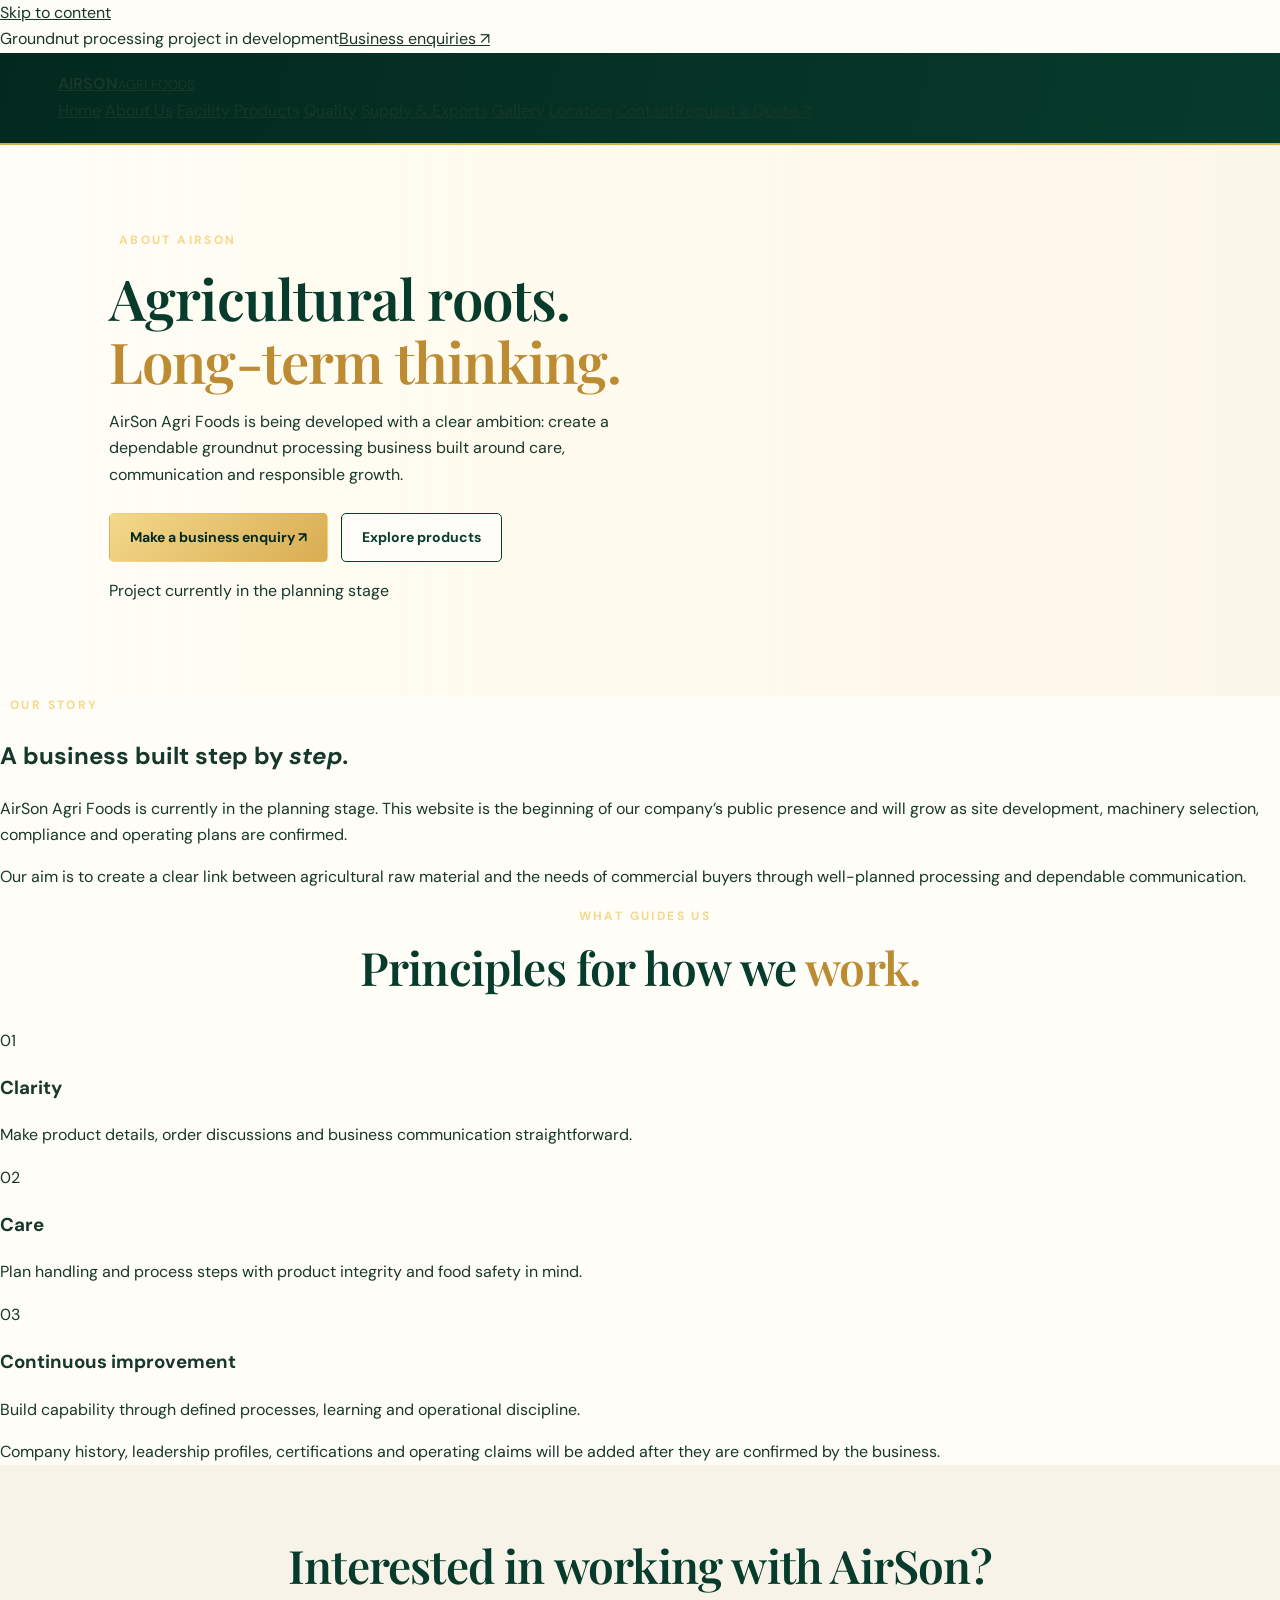
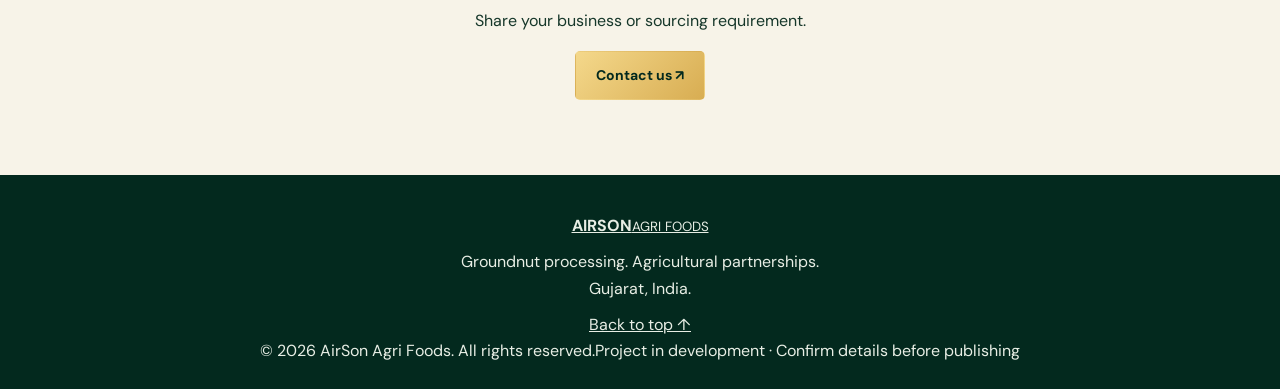
<file: about.html>
<!doctype html>
<html lang="en"><head><meta charset="utf-8"><meta name="viewport" content="width=device-width, initial-scale=1">
<meta name="description" content="Learn about AirSon Agri Foods, a planned groundnut processing business in Gujarat."><meta name="theme-color" content="#123b2b"><title>About Us | AirSon Agri Foods</title>
<link rel="preconnect" href="https://fonts.googleapis.com"><link rel="preconnect" href="https://fonts.gstatic.com" crossorigin>
<link href="https://fonts.googleapis.com/css2?family=DM+Sans:wght@400;500;600;700&family=Manrope:wght@400;500;600;700;800&display=swap" rel="stylesheet">
<link rel="stylesheet" href="css/style.css"><script src="js/script.js" defer></script></head>
<body><a class="skip-link" href="#main">Skip to content</a>
<div class="announcement"><div class="container announcement-inner"><span>Groundnut processing project in development</span><a href="contact.html">Business enquiries ↗</a></div></div>
<header class="site-header"><div class="container nav-wrap"><a class="brand" href="index.html" aria-label="AirSon Agri Foods home"><span class="brand-mark"><svg viewBox="0 0 48 48" aria-hidden="true"><path d="M24 4C14 12 9 20 12 29c2 6 7 10 12 12 5-2 10-6 12-12 3-9-2-17-12-25Z" fill="none" stroke="currentColor" stroke-width="2.4"/><path d="M24 37V15M24 26c-5 0-9-3-11-7M24 31c5 0 9-3 11-7" fill="none" stroke="currentColor" stroke-width="2.2" stroke-linecap="round"/></svg></span><span class="brand-copy"><strong>AIRSON</strong><small>AGRI FOODS</small></span></a>
<button class="menu-toggle" aria-label="Open navigation menu" aria-expanded="false" aria-controls="primary-nav"><span></span><span></span><span></span></button>
<nav class="primary-nav" id="primary-nav" aria-label="Main navigation"><a class="nav-link" href="index.html">Home</a>
<a class="nav-link active" href="about.html">About Us</a>
<a class="nav-link" href="facility.html">Facility</a>
<a class="nav-link" href="products.html">Products</a>
<a class="nav-link" href="quality.html">Quality</a>
<a class="nav-link" href="supply-exports.html">Supply & Exports</a>
<a class="nav-link" href="gallery.html">Gallery</a>
<a class="nav-link" href="location.html">Location</a>
<a class="nav-link" href="contact.html">Contact</a><a class="nav-cta" href="contact.html">Request a Quote ↗</a></nav></div></header>
<main id="main"><section class="hero"><div class="hero-image" style="background-image:url('https://images.unsplash.com/photo-1500382017468-9049fed747ef?auto=format&fit=crop&w=1800&q=85')"></div><div class="hero-overlay"></div><div class="container hero-content"><p class="eyebrow light"><span class="eyebrow-line"></span>ABOUT AIRSON</p><h1>Agricultural roots.<br><em>Long-term thinking.</em></h1><p class="hero-intro">AirSon Agri Foods is being developed with a clear ambition: create a dependable groundnut processing business built around care, communication and responsible growth.</p><div class="hero-actions"><a class="button button-gold" href="contact.html">Make a business enquiry ↗</a><a class="button button-outline" href="products.html">Explore products</a></div><p class="hero-note"><span class="status-dot"></span>Project currently in the planning stage</p></div></section>
<section class="section"><div class="container two-col"><div><p class="eyebrow"><span class="eyebrow-line"></span> OUR STORY</p><h2>A business built step by <em>step.</em></h2></div><div class="content-copy"><p>AirSon Agri Foods is currently in the planning stage. This website is the beginning of our company’s public presence and will grow as site development, machinery selection, compliance and operating plans are confirmed.</p><p>Our aim is to create a clear link between agricultural raw material and the needs of commercial buyers through well-planned processing and dependable communication.</p></div></div></section>
<section class="cream-section"><div class="container section"><div class="section-heading"><p class="eyebrow"><span class="eyebrow-line"></span> WHAT GUIDES US</p><h2>Principles for how we <em>work.</em></h2></div><div class="card-grid"><article class="card"><span class="card-number">01</span><h3>Clarity</h3><p>Make product details, order discussions and business communication straightforward.</p></article><article class="card"><span class="card-number">02</span><h3>Care</h3><p>Plan handling and process steps with product integrity and food safety in mind.</p></article><article class="card"><span class="card-number">03</span><h3>Continuous improvement</h3><p>Build capability through defined processes, learning and operational discipline.</p></article></div><div class="notice">Company history, leadership profiles, certifications and operating claims will be added after they are confirmed by the business.</div></div></section>
<section class="contact-band"><div class="container contact-band-inner"><div><h2>Interested in working with AirSon?</h2><p>Share your business or sourcing requirement.</p></div><a class="button button-gold" href="contact.html">Contact us ↗</a></div></section></main>
<footer class="site-footer"><div class="container footer-main"><a class="brand brand-footer" href="index.html"><span class="brand-mark"><svg viewBox="0 0 48 48" aria-hidden="true"><path d="M24 4C14 12 9 20 12 29c2 6 7 10 12 12 5-2 10-6 12-12 3-9-2-17-12-25Z" fill="none" stroke="currentColor" stroke-width="2.4"/><path d="M24 37V15M24 26c-5 0-9-3-11-7M24 31c5 0 9-3 11-7" fill="none" stroke="currentColor" stroke-width="2.2" stroke-linecap="round"/></svg></span><span class="brand-copy"><strong>AIRSON</strong><small>AGRI FOODS</small></span></a><p>Groundnut processing. Agricultural partnerships.<br>Gujarat, India.</p><a class="back-top" href="#top">Back to top ↑</a></div><div class="container footer-bottom"><span>© <span id="year"></span> AirSon Agri Foods. All rights reserved.</span><span>Project in development · Confirm details before publishing</span></div></footer>
</body></html>
</file>
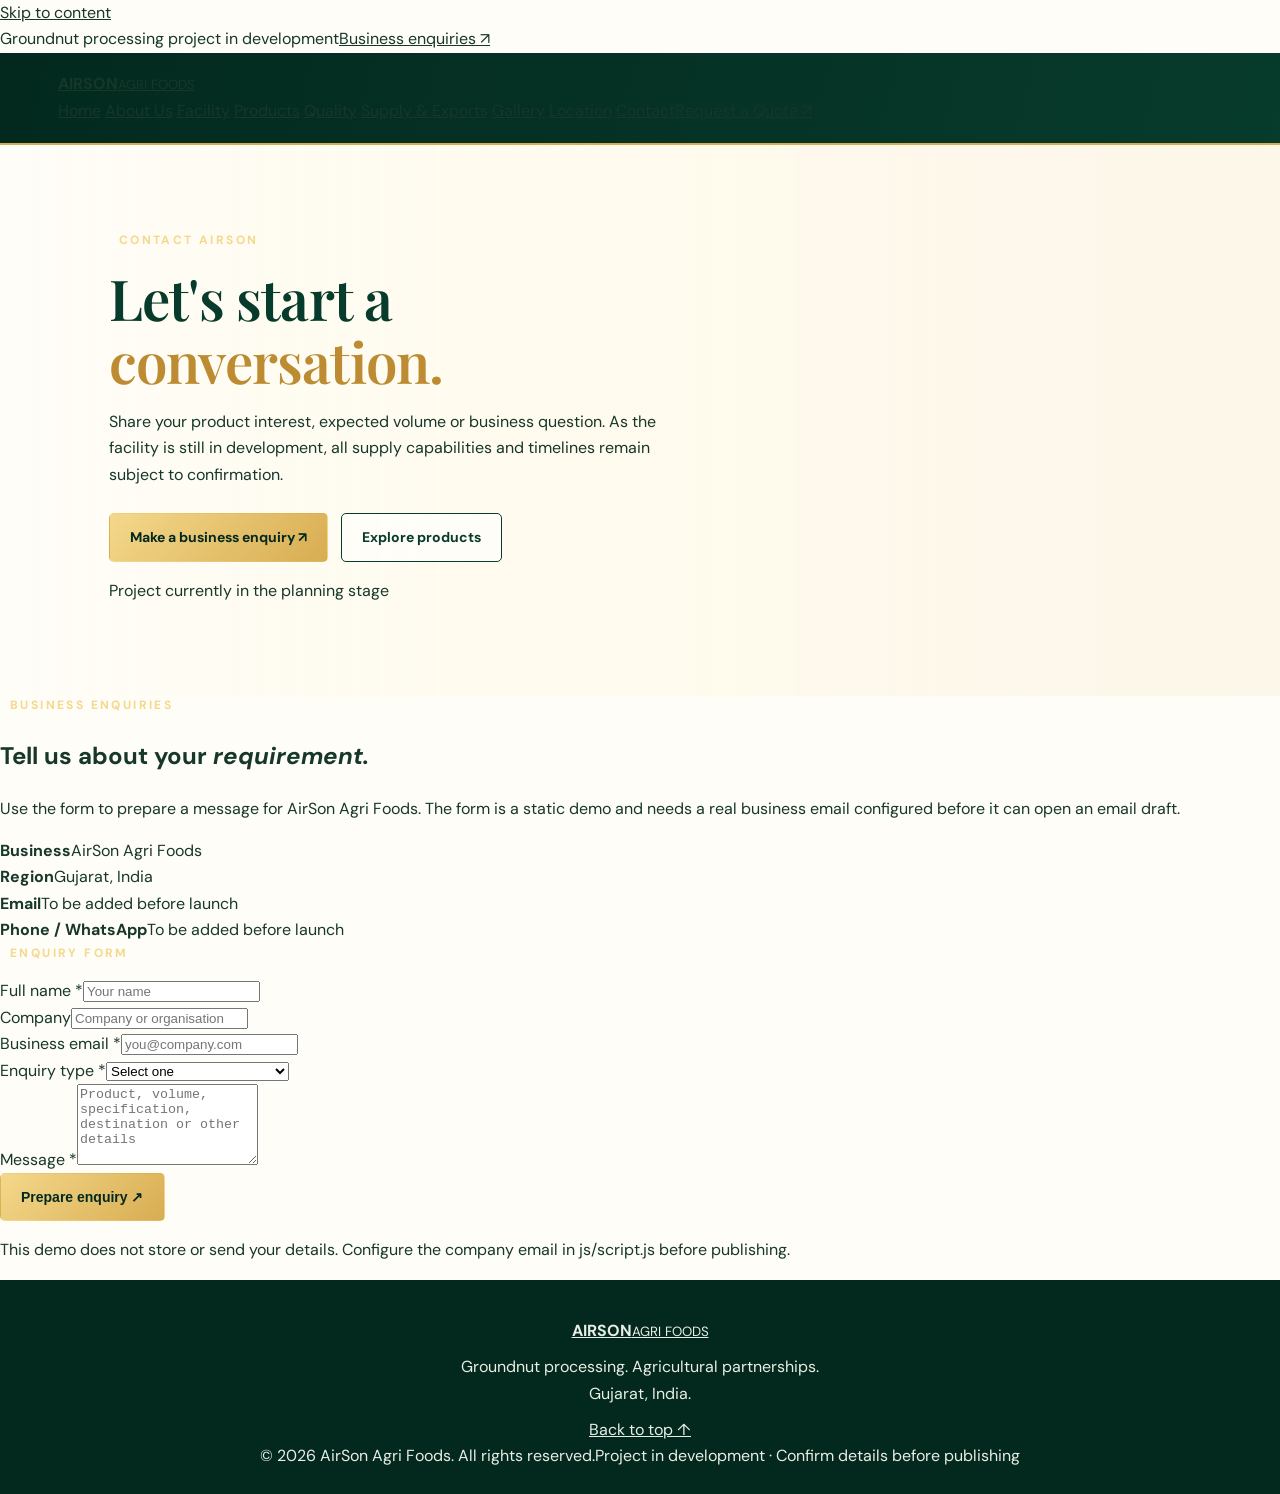
<file: contact.html>
<!doctype html>
<html lang="en"><head><meta charset="utf-8"><meta name="viewport" content="width=device-width, initial-scale=1">
<meta name="description" content="Contact AirSon Agri Foods for planned product information, bulk supply and business partnership enquiries."><meta name="theme-color" content="#123b2b"><title>Contact Us | AirSon Agri Foods</title>
<link rel="preconnect" href="https://fonts.googleapis.com"><link rel="preconnect" href="https://fonts.gstatic.com" crossorigin>
<link href="https://fonts.googleapis.com/css2?family=DM+Sans:wght@400;500;600;700&family=Manrope:wght@400;500;600;700;800&display=swap" rel="stylesheet">
<link rel="stylesheet" href="css/style.css"><script src="js/script.js" defer></script></head>
<body><a class="skip-link" href="#main">Skip to content</a>
<div class="announcement"><div class="container announcement-inner"><span>Groundnut processing project in development</span><a href="contact.html">Business enquiries ↗</a></div></div>
<header class="site-header"><div class="container nav-wrap"><a class="brand" href="index.html" aria-label="AirSon Agri Foods home"><span class="brand-mark"><svg viewBox="0 0 48 48" aria-hidden="true"><path d="M24 4C14 12 9 20 12 29c2 6 7 10 12 12 5-2 10-6 12-12 3-9-2-17-12-25Z" fill="none" stroke="currentColor" stroke-width="2.4"/><path d="M24 37V15M24 26c-5 0-9-3-11-7M24 31c5 0 9-3 11-7" fill="none" stroke="currentColor" stroke-width="2.2" stroke-linecap="round"/></svg></span><span class="brand-copy"><strong>AIRSON</strong><small>AGRI FOODS</small></span></a>
<button class="menu-toggle" aria-label="Open navigation menu" aria-expanded="false" aria-controls="primary-nav"><span></span><span></span><span></span></button>
<nav class="primary-nav" id="primary-nav" aria-label="Main navigation"><a class="nav-link" href="index.html">Home</a>
<a class="nav-link" href="about.html">About Us</a>
<a class="nav-link" href="facility.html">Facility</a>
<a class="nav-link" href="products.html">Products</a>
<a class="nav-link" href="quality.html">Quality</a>
<a class="nav-link" href="supply-exports.html">Supply & Exports</a>
<a class="nav-link" href="gallery.html">Gallery</a>
<a class="nav-link" href="location.html">Location</a>
<a class="nav-link active" href="contact.html">Contact</a><a class="nav-cta" href="contact.html">Request a Quote ↗</a></nav></div></header>
<main id="main"><section class="hero"><div class="hero-image" style="background-image:url('https://images.unsplash.com/photo-1567892737950-30c4db37cd89?auto=format&fit=crop&w=1800&q=85')"></div><div class="hero-overlay"></div><div class="container hero-content"><p class="eyebrow light"><span class="eyebrow-line"></span>CONTACT AIRSON</p><h1>Let's start a <em>conversation.</em></h1><p class="hero-intro">Share your product interest, expected volume or business question. As the facility is still in development, all supply capabilities and timelines remain subject to confirmation.</p><div class="hero-actions"><a class="button button-gold" href="contact.html">Make a business enquiry ↗</a><a class="button button-outline" href="products.html">Explore products</a></div><p class="hero-note"><span class="status-dot"></span>Project currently in the planning stage</p></div></section>
<section class="section"><div class="container form-layout"><div><p class="eyebrow"><span class="eyebrow-line"></span> BUSINESS ENQUIRIES</p><h2>Tell us about your <em>requirement.</em></h2><p class="section-intro">Use the form to prepare a message for AirSon Agri Foods. The form is a static demo and needs a real business email configured before it can open an email draft.</p><div class="spec-list"><div><strong>Business</strong><span>AirSon Agri Foods</span></div><div><strong>Region</strong><span>Gujarat, India</span></div><div><strong>Email</strong><span>To be added before launch</span></div><div><strong>Phone / WhatsApp</strong><span>To be added before launch</span></div></div></div>
<form class="enquiry-form" id="enquiry-form"><p class="eyebrow"><span class="eyebrow-line"></span> ENQUIRY FORM</p><div class="form-row"><label for="name">Full name *</label><input id="name" name="name" required autocomplete="name" placeholder="Your name"></div><div class="form-row"><label for="company">Company</label><input id="company" name="company" autocomplete="organization" placeholder="Company or organisation"></div><div class="form-row"><label for="email">Business email *</label><input id="email" name="email" type="email" required autocomplete="email" placeholder="you@company.com"></div><div class="form-row"><label for="interest">Enquiry type *</label><select id="interest" name="interest" required><option value="">Select one</option><option>Product specifications</option><option>Bulk supply / wholesale</option><option>Sourcing partnership</option><option>Export enquiry</option><option>Machinery / vendor enquiry</option><option>Other</option></select></div><div class="form-row"><label for="message">Message *</label><textarea id="message" name="message" rows="5" required placeholder="Product, volume, specification, destination or other details"></textarea></div><button class="button button-gold form-submit" type="submit">Prepare enquiry ↗</button><p class="form-note" id="form-note">This demo does not store or send your details. Configure the company email in js/script.js before publishing.</p></form></div></section></main>
<footer class="site-footer"><div class="container footer-main"><a class="brand brand-footer" href="index.html"><span class="brand-mark"><svg viewBox="0 0 48 48" aria-hidden="true"><path d="M24 4C14 12 9 20 12 29c2 6 7 10 12 12 5-2 10-6 12-12 3-9-2-17-12-25Z" fill="none" stroke="currentColor" stroke-width="2.4"/><path d="M24 37V15M24 26c-5 0-9-3-11-7M24 31c5 0 9-3 11-7" fill="none" stroke="currentColor" stroke-width="2.2" stroke-linecap="round"/></svg></span><span class="brand-copy"><strong>AIRSON</strong><small>AGRI FOODS</small></span></a><p>Groundnut processing. Agricultural partnerships.<br>Gujarat, India.</p><a class="back-top" href="#top">Back to top ↑</a></div><div class="container footer-bottom"><span>© <span id="year"></span> AirSon Agri Foods. All rights reserved.</span><span>Project in development · Confirm details before publishing</span></div></footer>
</body></html>
</file>
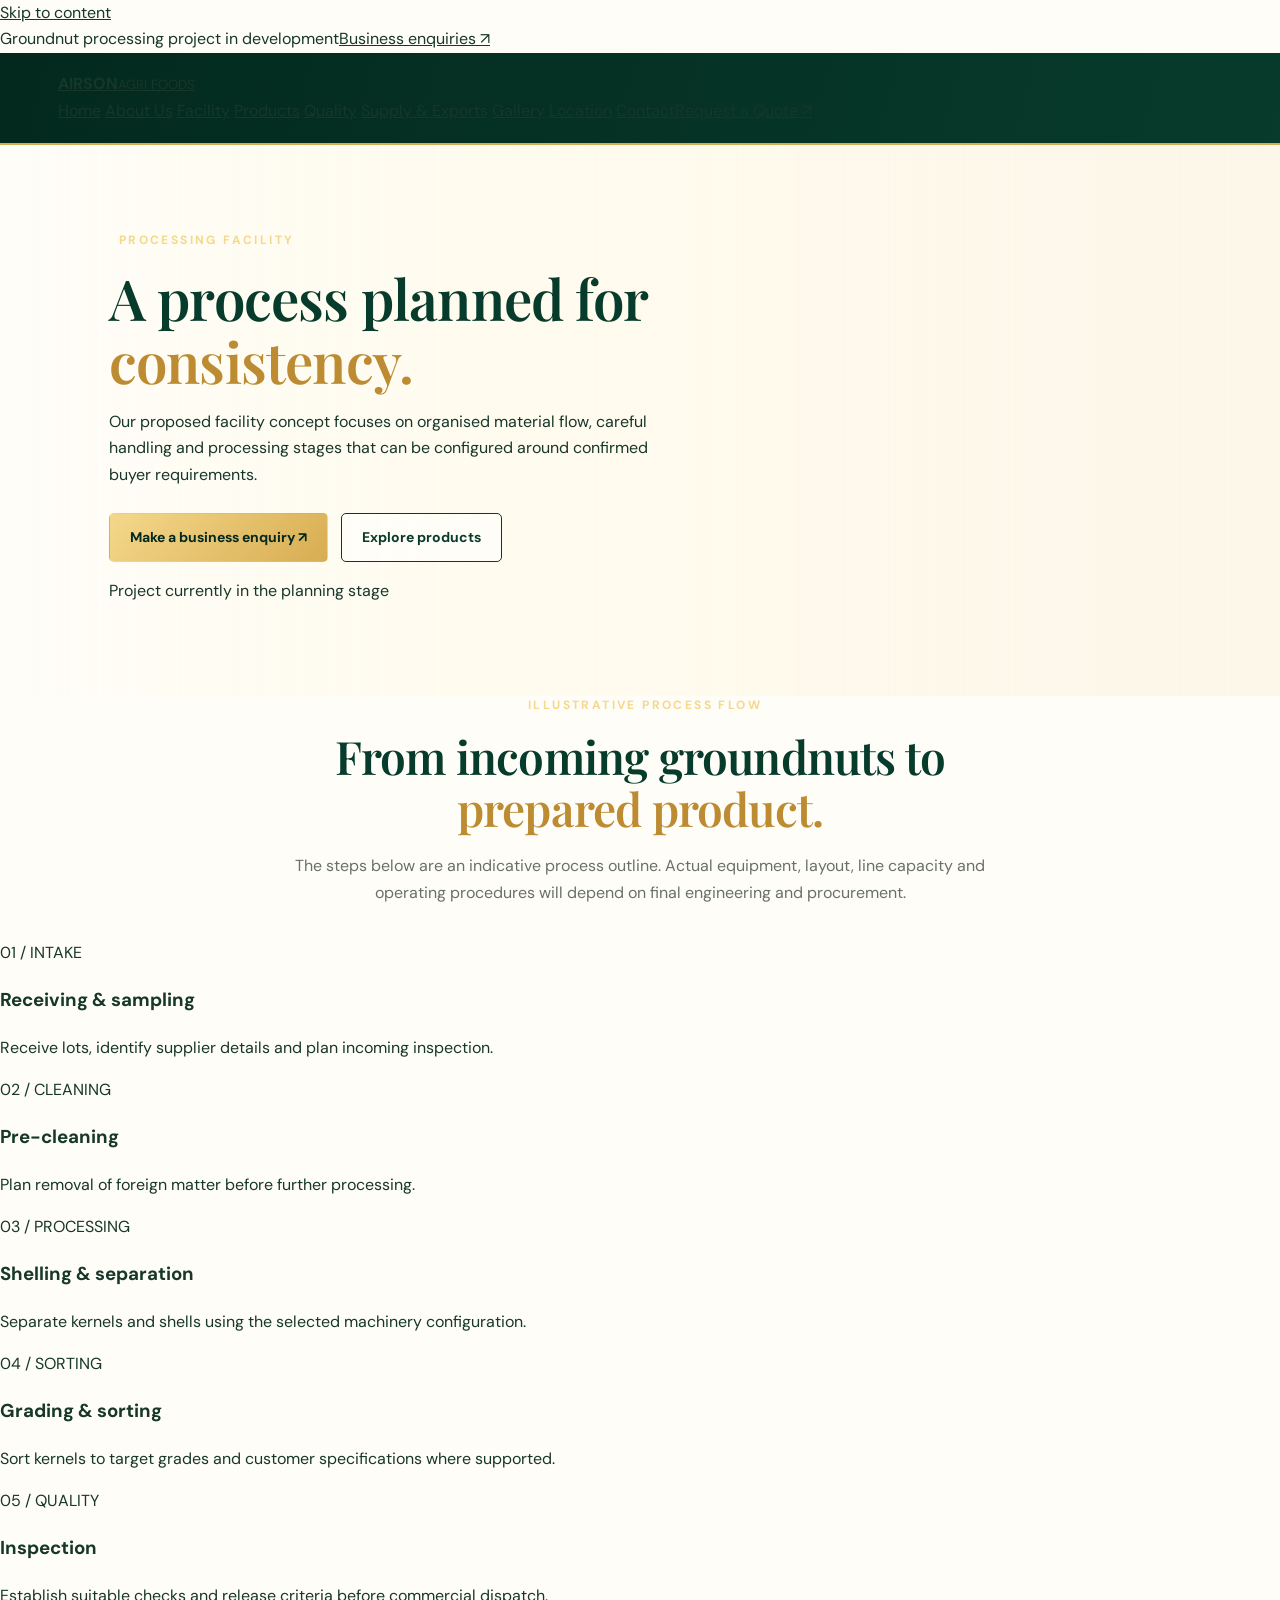
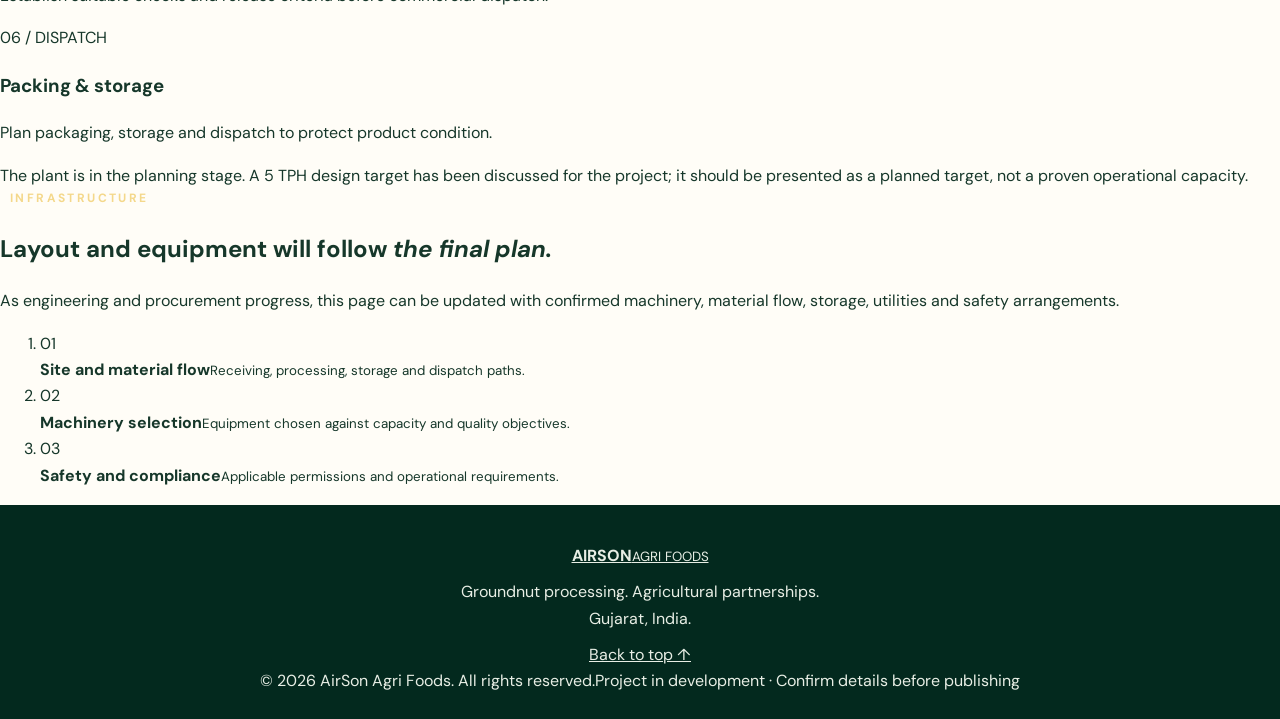
<file: facility.html>
<!doctype html>
<html lang="en"><head><meta charset="utf-8"><meta name="viewport" content="width=device-width, initial-scale=1">
<meta name="description" content="Planned groundnut processing facility concept and illustrative processing stages for AirSon Agri Foods in Gujarat."><meta name="theme-color" content="#123b2b"><title>Processing Facility | AirSon Agri Foods</title>
<link rel="preconnect" href="https://fonts.googleapis.com"><link rel="preconnect" href="https://fonts.gstatic.com" crossorigin>
<link href="https://fonts.googleapis.com/css2?family=DM+Sans:wght@400;500;600;700&family=Manrope:wght@400;500;600;700;800&display=swap" rel="stylesheet">
<link rel="stylesheet" href="css/style.css"><script src="js/script.js" defer></script></head>
<body><a class="skip-link" href="#main">Skip to content</a>
<div class="announcement"><div class="container announcement-inner"><span>Groundnut processing project in development</span><a href="contact.html">Business enquiries ↗</a></div></div>
<header class="site-header"><div class="container nav-wrap"><a class="brand" href="index.html" aria-label="AirSon Agri Foods home"><span class="brand-mark"><svg viewBox="0 0 48 48" aria-hidden="true"><path d="M24 4C14 12 9 20 12 29c2 6 7 10 12 12 5-2 10-6 12-12 3-9-2-17-12-25Z" fill="none" stroke="currentColor" stroke-width="2.4"/><path d="M24 37V15M24 26c-5 0-9-3-11-7M24 31c5 0 9-3 11-7" fill="none" stroke="currentColor" stroke-width="2.2" stroke-linecap="round"/></svg></span><span class="brand-copy"><strong>AIRSON</strong><small>AGRI FOODS</small></span></a>
<button class="menu-toggle" aria-label="Open navigation menu" aria-expanded="false" aria-controls="primary-nav"><span></span><span></span><span></span></button>
<nav class="primary-nav" id="primary-nav" aria-label="Main navigation"><a class="nav-link" href="index.html">Home</a>
<a class="nav-link" href="about.html">About Us</a>
<a class="nav-link active" href="facility.html">Facility</a>
<a class="nav-link" href="products.html">Products</a>
<a class="nav-link" href="quality.html">Quality</a>
<a class="nav-link" href="supply-exports.html">Supply & Exports</a>
<a class="nav-link" href="gallery.html">Gallery</a>
<a class="nav-link" href="location.html">Location</a>
<a class="nav-link" href="contact.html">Contact</a><a class="nav-cta" href="contact.html">Request a Quote ↗</a></nav></div></header>
<main id="main"><section class="hero"><div class="hero-image" style="background-image:url('https://images.unsplash.com/photo-1567892737950-30c4db37cd89?auto=format&fit=crop&w=1800&q=85')"></div><div class="hero-overlay"></div><div class="container hero-content"><p class="eyebrow light"><span class="eyebrow-line"></span>PROCESSING FACILITY</p><h1>A process planned for <em>consistency.</em></h1><p class="hero-intro">Our proposed facility concept focuses on organised material flow, careful handling and processing stages that can be configured around confirmed buyer requirements.</p><div class="hero-actions"><a class="button button-gold" href="contact.html">Make a business enquiry ↗</a><a class="button button-outline" href="products.html">Explore products</a></div><p class="hero-note"><span class="status-dot"></span>Project currently in the planning stage</p></div></section>
<section class="section"><div class="container"><div class="section-heading"><p class="eyebrow"><span class="eyebrow-line"></span> ILLUSTRATIVE PROCESS FLOW</p><h2>From incoming groundnuts to <em>prepared product.</em></h2><p>The steps below are an indicative process outline. Actual equipment, layout, line capacity and operating procedures will depend on final engineering and procurement.</p></div><div class="card-grid"><article class="card"><span class="card-number">01 / INTAKE</span><h3>Receiving & sampling</h3><p>Receive lots, identify supplier details and plan incoming inspection.</p></article><article class="card"><span class="card-number">02 / CLEANING</span><h3>Pre-cleaning</h3><p>Plan removal of foreign matter before further processing.</p></article><article class="card"><span class="card-number">03 / PROCESSING</span><h3>Shelling & separation</h3><p>Separate kernels and shells using the selected machinery configuration.</p></article><article class="card"><span class="card-number">04 / SORTING</span><h3>Grading & sorting</h3><p>Sort kernels to target grades and customer specifications where supported.</p></article><article class="card"><span class="card-number">05 / QUALITY</span><h3>Inspection</h3><p>Establish suitable checks and release criteria before commercial dispatch.</p></article><article class="card"><span class="card-number">06 / DISPATCH</span><h3>Packing & storage</h3><p>Plan packaging, storage and dispatch to protect product condition.</p></article></div><div class="notice">The plant is in the planning stage. A 5 TPH design target has been discussed for the project; it should be presented as a planned target, not a proven operational capacity.</div></div></section>
<section class="dark-section"><div class="container section two-col"><div><p class="eyebrow light"><span class="eyebrow-line"></span> INFRASTRUCTURE</p><h2>Layout and equipment will follow <em>the final plan.</em></h2><p class="section-intro">As engineering and procurement progress, this page can be updated with confirmed machinery, material flow, storage, utilities and safety arrangements.</p></div><div class="content-copy"><ol class="process-list"><li><span>01</span><div><strong>Site and material flow</strong><small>Receiving, processing, storage and dispatch paths.</small></div></li><li><span>02</span><div><strong>Machinery selection</strong><small>Equipment chosen against capacity and quality objectives.</small></div></li><li><span>03</span><div><strong>Safety and compliance</strong><small>Applicable permissions and operational requirements.</small></div></li></ol></div></div></section></main>
<footer class="site-footer"><div class="container footer-main"><a class="brand brand-footer" href="index.html"><span class="brand-mark"><svg viewBox="0 0 48 48" aria-hidden="true"><path d="M24 4C14 12 9 20 12 29c2 6 7 10 12 12 5-2 10-6 12-12 3-9-2-17-12-25Z" fill="none" stroke="currentColor" stroke-width="2.4"/><path d="M24 37V15M24 26c-5 0-9-3-11-7M24 31c5 0 9-3 11-7" fill="none" stroke="currentColor" stroke-width="2.2" stroke-linecap="round"/></svg></span><span class="brand-copy"><strong>AIRSON</strong><small>AGRI FOODS</small></span></a><p>Groundnut processing. Agricultural partnerships.<br>Gujarat, India.</p><a class="back-top" href="#top">Back to top ↑</a></div><div class="container footer-bottom"><span>© <span id="year"></span> AirSon Agri Foods. All rights reserved.</span><span>Project in development · Confirm details before publishing</span></div></footer>
</body></html>
</file>
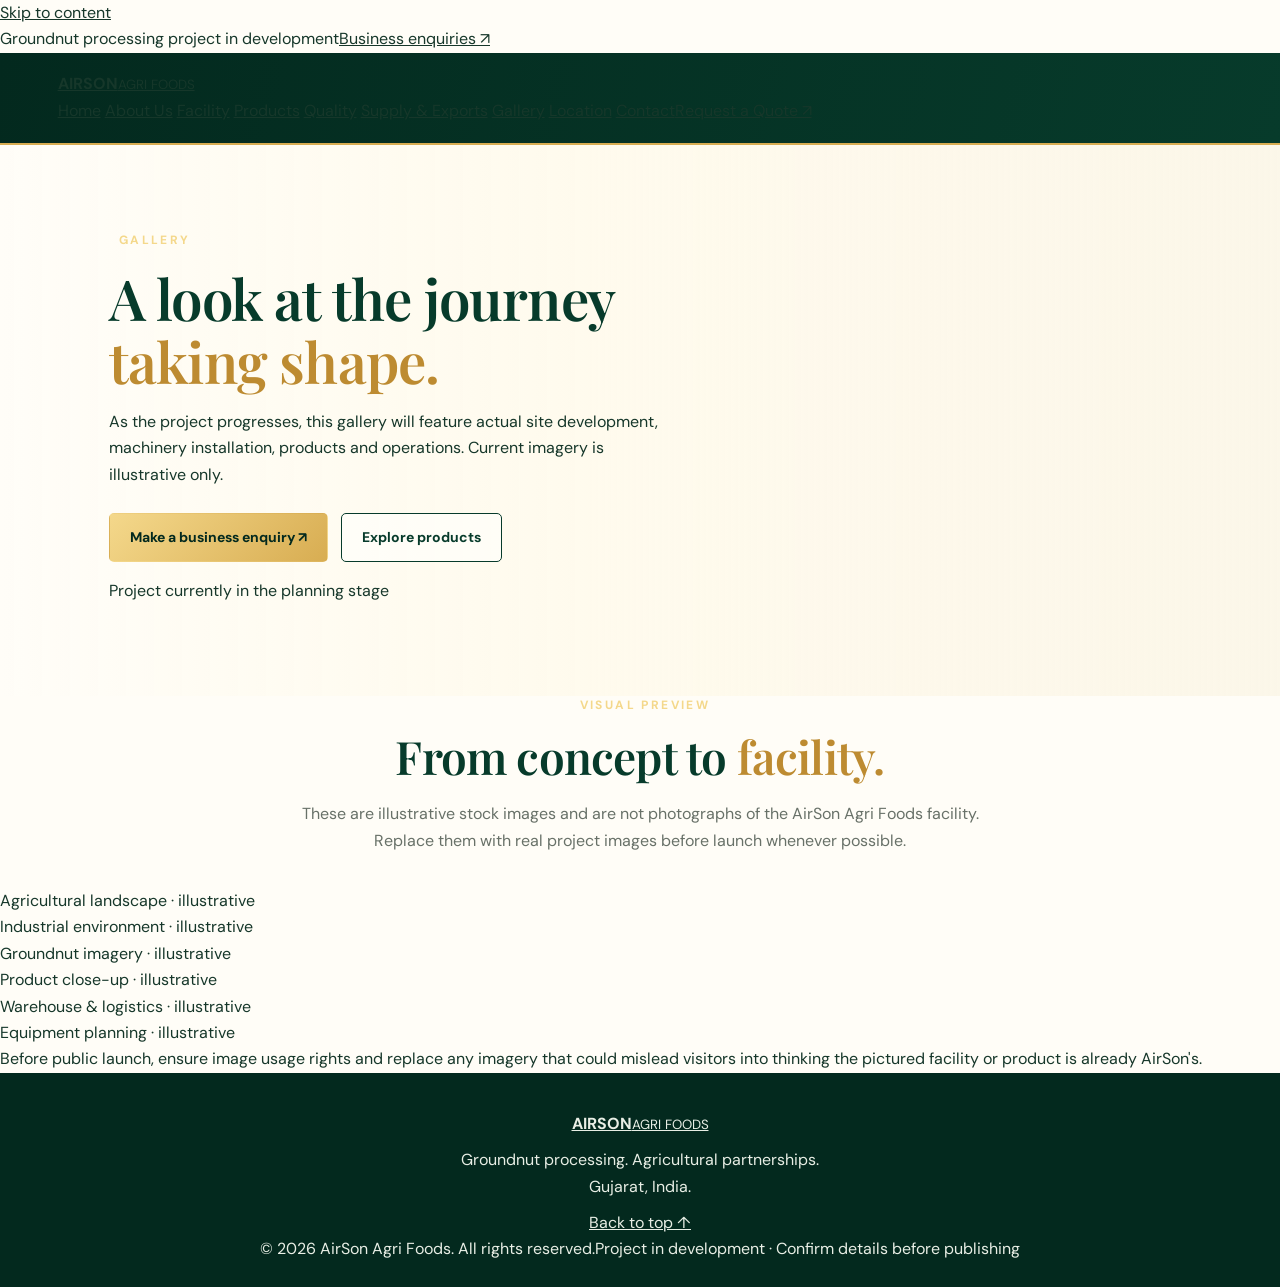
<file: gallery.html>
<!doctype html>
<html lang="en"><head><meta charset="utf-8"><meta name="viewport" content="width=device-width, initial-scale=1">
<meta name="description" content="A developing visual gallery for the planned AirSon Agri Foods groundnut processing project."><meta name="theme-color" content="#123b2b"><title>Gallery | AirSon Agri Foods</title>
<link rel="preconnect" href="https://fonts.googleapis.com"><link rel="preconnect" href="https://fonts.gstatic.com" crossorigin>
<link href="https://fonts.googleapis.com/css2?family=DM+Sans:wght@400;500;600;700&family=Manrope:wght@400;500;600;700;800&display=swap" rel="stylesheet">
<link rel="stylesheet" href="css/style.css"><script src="js/script.js" defer></script></head>
<body><a class="skip-link" href="#main">Skip to content</a>
<div class="announcement"><div class="container announcement-inner"><span>Groundnut processing project in development</span><a href="contact.html">Business enquiries ↗</a></div></div>
<header class="site-header"><div class="container nav-wrap"><a class="brand" href="index.html" aria-label="AirSon Agri Foods home"><span class="brand-mark"><svg viewBox="0 0 48 48" aria-hidden="true"><path d="M24 4C14 12 9 20 12 29c2 6 7 10 12 12 5-2 10-6 12-12 3-9-2-17-12-25Z" fill="none" stroke="currentColor" stroke-width="2.4"/><path d="M24 37V15M24 26c-5 0-9-3-11-7M24 31c5 0 9-3 11-7" fill="none" stroke="currentColor" stroke-width="2.2" stroke-linecap="round"/></svg></span><span class="brand-copy"><strong>AIRSON</strong><small>AGRI FOODS</small></span></a>
<button class="menu-toggle" aria-label="Open navigation menu" aria-expanded="false" aria-controls="primary-nav"><span></span><span></span><span></span></button>
<nav class="primary-nav" id="primary-nav" aria-label="Main navigation"><a class="nav-link" href="index.html">Home</a>
<a class="nav-link" href="about.html">About Us</a>
<a class="nav-link" href="facility.html">Facility</a>
<a class="nav-link" href="products.html">Products</a>
<a class="nav-link" href="quality.html">Quality</a>
<a class="nav-link" href="supply-exports.html">Supply & Exports</a>
<a class="nav-link active" href="gallery.html">Gallery</a>
<a class="nav-link" href="location.html">Location</a>
<a class="nav-link" href="contact.html">Contact</a><a class="nav-cta" href="contact.html">Request a Quote ↗</a></nav></div></header>
<main id="main"><section class="hero"><div class="hero-image" style="background-image:url('https://images.unsplash.com/photo-1567892737950-30c4db37cd89?auto=format&fit=crop&w=1800&q=85')"></div><div class="hero-overlay"></div><div class="container hero-content"><p class="eyebrow light"><span class="eyebrow-line"></span>GALLERY</p><h1>A look at the journey <em>taking shape.</em></h1><p class="hero-intro">As the project progresses, this gallery will feature actual site development, machinery installation, products and operations. Current imagery is illustrative only.</p><div class="hero-actions"><a class="button button-gold" href="contact.html">Make a business enquiry ↗</a><a class="button button-outline" href="products.html">Explore products</a></div><p class="hero-note"><span class="status-dot"></span>Project currently in the planning stage</p></div></section>
<section class="section"><div class="container"><div class="section-heading"><p class="eyebrow"><span class="eyebrow-line"></span> VISUAL PREVIEW</p><h2>From concept to <em>facility.</em></h2><p>These are illustrative stock images and are not photographs of the AirSon Agri Foods facility. Replace them with real project images before launch whenever possible.</p></div><div class="gallery-grid"><div class="gallery-item" style="background-image:url('https://images.unsplash.com/photo-1500382017468-9049fed747ef?auto=format&fit=crop&w=900&q=80')"><span class="gallery-label">Agricultural landscape · illustrative</span></div><div class="gallery-item" style="background-image:url('https://images.unsplash.com/photo-1581091226825-a6a2a5aee158?auto=format&fit=crop&w=900&q=80')"><span class="gallery-label">Industrial environment · illustrative</span></div><div class="gallery-item" style="background-image:url('https://images.unsplash.com/photo-1567892737950-30c4db37cd89?auto=format&fit=crop&w=900&q=80')"><span class="gallery-label">Groundnut imagery · illustrative</span></div><div class="gallery-item" style="background-image:url('https://images.unsplash.com/photo-1608797178974-15b35a64ede9?auto=format&fit=crop&w=900&q=80')"><span class="gallery-label">Product close-up · illustrative</span></div><div class="gallery-item" style="background-image:url('https://images.unsplash.com/photo-1586528116311-ad8dd3c8310d?auto=format&fit=crop&w=900&q=80')"><span class="gallery-label">Warehouse & logistics · illustrative</span></div><div class="gallery-item" style="background-image:url('https://images.unsplash.com/photo-1581092160562-40aa08e78837?auto=format&fit=crop&w=900&q=80')"><span class="gallery-label">Equipment planning · illustrative</span></div></div><div class="notice">Before public launch, ensure image usage rights and replace any imagery that could mislead visitors into thinking the pictured facility or product is already AirSon's.</div></div></section></main>
<footer class="site-footer"><div class="container footer-main"><a class="brand brand-footer" href="index.html"><span class="brand-mark"><svg viewBox="0 0 48 48" aria-hidden="true"><path d="M24 4C14 12 9 20 12 29c2 6 7 10 12 12 5-2 10-6 12-12 3-9-2-17-12-25Z" fill="none" stroke="currentColor" stroke-width="2.4"/><path d="M24 37V15M24 26c-5 0-9-3-11-7M24 31c5 0 9-3 11-7" fill="none" stroke="currentColor" stroke-width="2.2" stroke-linecap="round"/></svg></span><span class="brand-copy"><strong>AIRSON</strong><small>AGRI FOODS</small></span></a><p>Groundnut processing. Agricultural partnerships.<br>Gujarat, India.</p><a class="back-top" href="#top">Back to top ↑</a></div><div class="container footer-bottom"><span>© <span id="year"></span> AirSon Agri Foods. All rights reserved.</span><span>Project in development · Confirm details before publishing</span></div></footer>
</body></html>
</file>
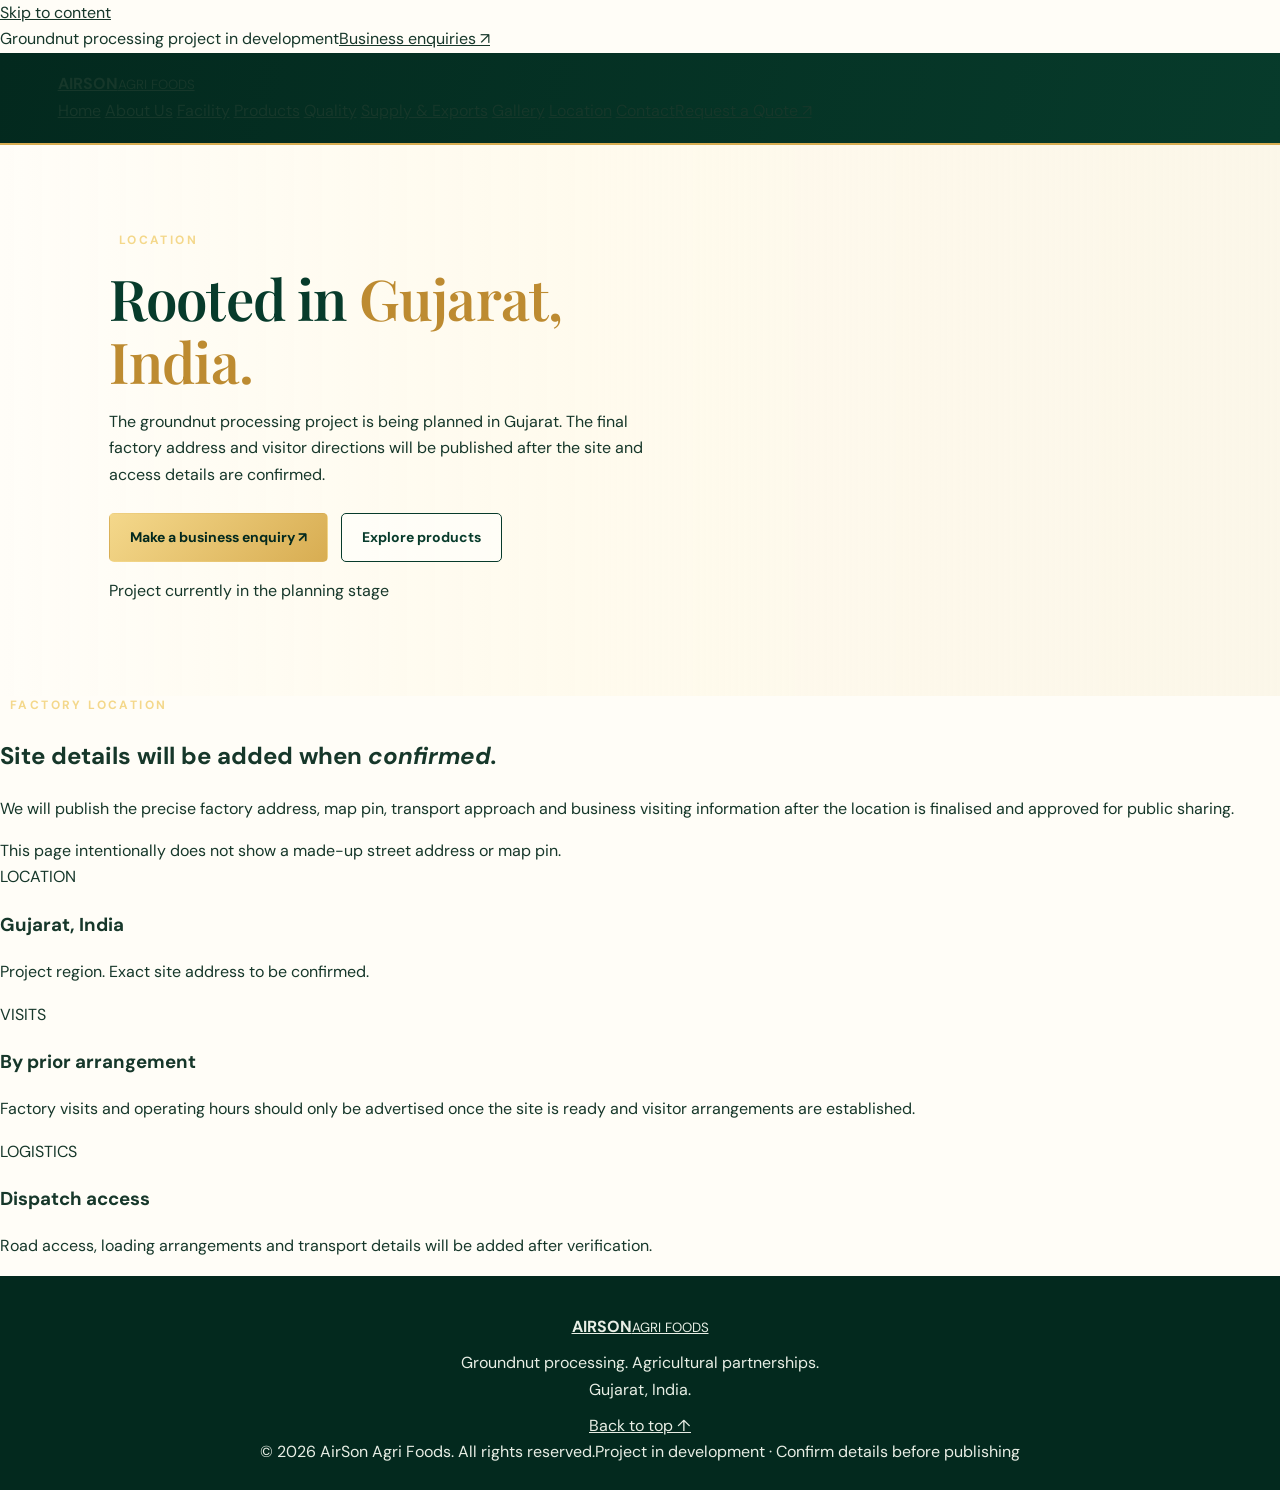
<file: location.html>
<!doctype html>
<html lang="en"><head><meta charset="utf-8"><meta name="viewport" content="width=device-width, initial-scale=1">
<meta name="description" content="AirSon Agri Foods is planned for Gujarat, India. Confirmed site address and directions will be added when available."><meta name="theme-color" content="#123b2b"><title>Location | AirSon Agri Foods</title>
<link rel="preconnect" href="https://fonts.googleapis.com"><link rel="preconnect" href="https://fonts.gstatic.com" crossorigin>
<link href="https://fonts.googleapis.com/css2?family=DM+Sans:wght@400;500;600;700&family=Manrope:wght@400;500;600;700;800&display=swap" rel="stylesheet">
<link rel="stylesheet" href="css/style.css"><script src="js/script.js" defer></script></head>
<body><a class="skip-link" href="#main">Skip to content</a>
<div class="announcement"><div class="container announcement-inner"><span>Groundnut processing project in development</span><a href="contact.html">Business enquiries ↗</a></div></div>
<header class="site-header"><div class="container nav-wrap"><a class="brand" href="index.html" aria-label="AirSon Agri Foods home"><span class="brand-mark"><svg viewBox="0 0 48 48" aria-hidden="true"><path d="M24 4C14 12 9 20 12 29c2 6 7 10 12 12 5-2 10-6 12-12 3-9-2-17-12-25Z" fill="none" stroke="currentColor" stroke-width="2.4"/><path d="M24 37V15M24 26c-5 0-9-3-11-7M24 31c5 0 9-3 11-7" fill="none" stroke="currentColor" stroke-width="2.2" stroke-linecap="round"/></svg></span><span class="brand-copy"><strong>AIRSON</strong><small>AGRI FOODS</small></span></a>
<button class="menu-toggle" aria-label="Open navigation menu" aria-expanded="false" aria-controls="primary-nav"><span></span><span></span><span></span></button>
<nav class="primary-nav" id="primary-nav" aria-label="Main navigation"><a class="nav-link" href="index.html">Home</a>
<a class="nav-link" href="about.html">About Us</a>
<a class="nav-link" href="facility.html">Facility</a>
<a class="nav-link" href="products.html">Products</a>
<a class="nav-link" href="quality.html">Quality</a>
<a class="nav-link" href="supply-exports.html">Supply & Exports</a>
<a class="nav-link" href="gallery.html">Gallery</a>
<a class="nav-link active" href="location.html">Location</a>
<a class="nav-link" href="contact.html">Contact</a><a class="nav-cta" href="contact.html">Request a Quote ↗</a></nav></div></header>
<main id="main"><section class="hero"><div class="hero-image" style="background-image:url('https://images.unsplash.com/photo-1500382017468-9049fed747ef?auto=format&fit=crop&w=1800&q=85')"></div><div class="hero-overlay"></div><div class="container hero-content"><p class="eyebrow light"><span class="eyebrow-line"></span>LOCATION</p><h1>Rooted in <em>Gujarat, India.</em></h1><p class="hero-intro">The groundnut processing project is being planned in Gujarat. The final factory address and visitor directions will be published after the site and access details are confirmed.</p><div class="hero-actions"><a class="button button-gold" href="contact.html">Make a business enquiry ↗</a><a class="button button-outline" href="products.html">Explore products</a></div><p class="hero-note"><span class="status-dot"></span>Project currently in the planning stage</p></div></section>
<section class="section"><div class="container two-col"><div><p class="eyebrow"><span class="eyebrow-line"></span> FACTORY LOCATION</p><h2>Site details will be added when <em>confirmed.</em></h2><p class="section-intro">We will publish the precise factory address, map pin, transport approach and business visiting information after the location is finalised and approved for public sharing.</p><div class="notice">This page intentionally does not show a made-up street address or map pin.</div></div><div class="card-grid" style="grid-template-columns:1fr"><article class="card"><span class="card-number">LOCATION</span><h3>Gujarat, India</h3><p>Project region. Exact site address to be confirmed.</p></article><article class="card"><span class="card-number">VISITS</span><h3>By prior arrangement</h3><p>Factory visits and operating hours should only be advertised once the site is ready and visitor arrangements are established.</p></article><article class="card"><span class="card-number">LOGISTICS</span><h3>Dispatch access</h3><p>Road access, loading arrangements and transport details will be added after verification.</p></article></div></div></section></main>
<footer class="site-footer"><div class="container footer-main"><a class="brand brand-footer" href="index.html"><span class="brand-mark"><svg viewBox="0 0 48 48" aria-hidden="true"><path d="M24 4C14 12 9 20 12 29c2 6 7 10 12 12 5-2 10-6 12-12 3-9-2-17-12-25Z" fill="none" stroke="currentColor" stroke-width="2.4"/><path d="M24 37V15M24 26c-5 0-9-3-11-7M24 31c5 0 9-3 11-7" fill="none" stroke="currentColor" stroke-width="2.2" stroke-linecap="round"/></svg></span><span class="brand-copy"><strong>AIRSON</strong><small>AGRI FOODS</small></span></a><p>Groundnut processing. Agricultural partnerships.<br>Gujarat, India.</p><a class="back-top" href="#top">Back to top ↑</a></div><div class="container footer-bottom"><span>© <span id="year"></span> AirSon Agri Foods. All rights reserved.</span><span>Project in development · Confirm details before publishing</span></div></footer>
</body></html>
</file>
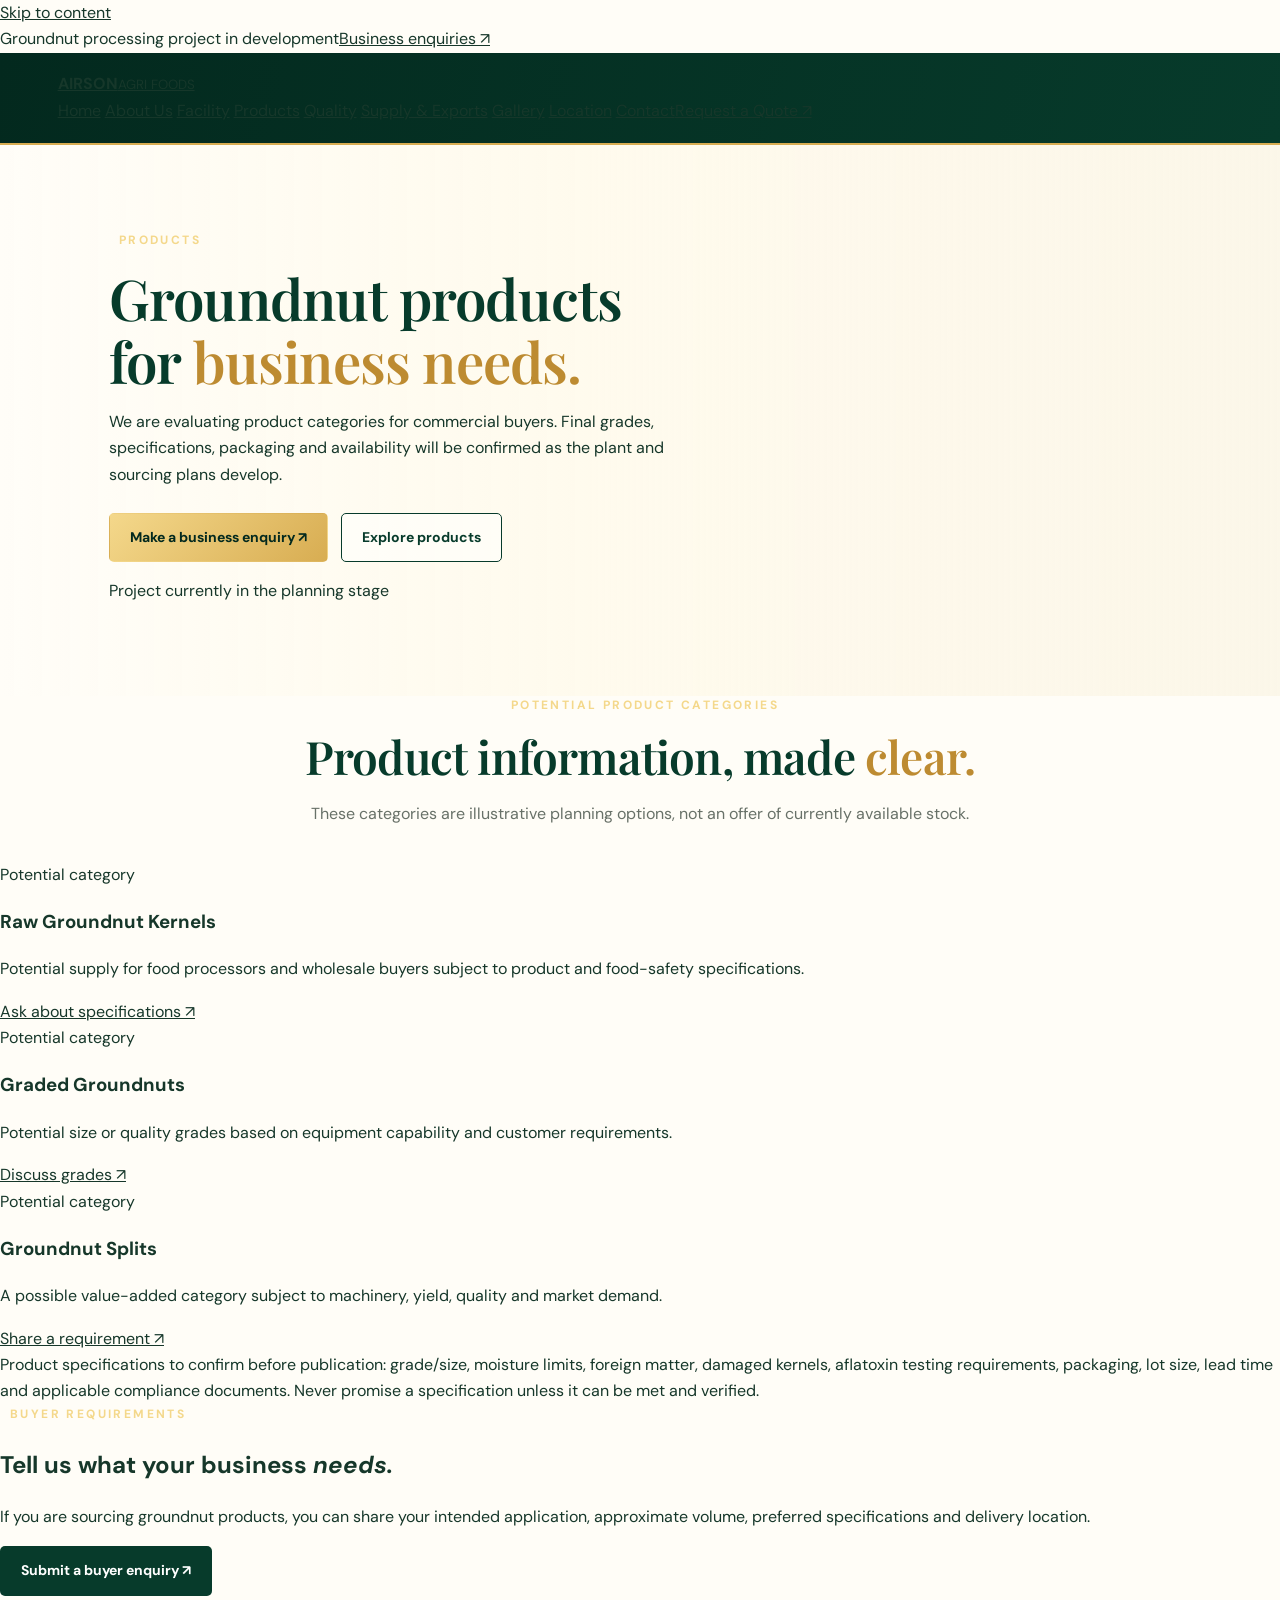
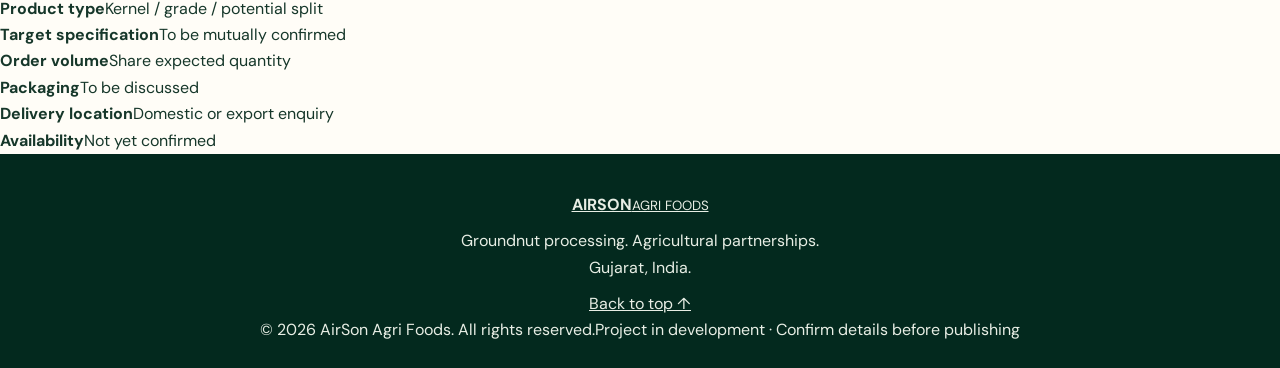
<file: products.html>
<!doctype html>
<html lang="en"><head><meta charset="utf-8"><meta name="viewport" content="width=device-width, initial-scale=1">
<meta name="description" content="Explore potential groundnut product categories planned for AirSon Agri Foods; availability and specifications are not yet confirmed."><meta name="theme-color" content="#123b2b"><title>Products | AirSon Agri Foods</title>
<link rel="preconnect" href="https://fonts.googleapis.com"><link rel="preconnect" href="https://fonts.gstatic.com" crossorigin>
<link href="https://fonts.googleapis.com/css2?family=DM+Sans:wght@400;500;600;700&family=Manrope:wght@400;500;600;700;800&display=swap" rel="stylesheet">
<link rel="stylesheet" href="css/style.css"><script src="js/script.js" defer></script></head>
<body><a class="skip-link" href="#main">Skip to content</a>
<div class="announcement"><div class="container announcement-inner"><span>Groundnut processing project in development</span><a href="contact.html">Business enquiries ↗</a></div></div>
<header class="site-header"><div class="container nav-wrap"><a class="brand" href="index.html" aria-label="AirSon Agri Foods home"><span class="brand-mark"><svg viewBox="0 0 48 48" aria-hidden="true"><path d="M24 4C14 12 9 20 12 29c2 6 7 10 12 12 5-2 10-6 12-12 3-9-2-17-12-25Z" fill="none" stroke="currentColor" stroke-width="2.4"/><path d="M24 37V15M24 26c-5 0-9-3-11-7M24 31c5 0 9-3 11-7" fill="none" stroke="currentColor" stroke-width="2.2" stroke-linecap="round"/></svg></span><span class="brand-copy"><strong>AIRSON</strong><small>AGRI FOODS</small></span></a>
<button class="menu-toggle" aria-label="Open navigation menu" aria-expanded="false" aria-controls="primary-nav"><span></span><span></span><span></span></button>
<nav class="primary-nav" id="primary-nav" aria-label="Main navigation"><a class="nav-link" href="index.html">Home</a>
<a class="nav-link" href="about.html">About Us</a>
<a class="nav-link" href="facility.html">Facility</a>
<a class="nav-link active" href="products.html">Products</a>
<a class="nav-link" href="quality.html">Quality</a>
<a class="nav-link" href="supply-exports.html">Supply & Exports</a>
<a class="nav-link" href="gallery.html">Gallery</a>
<a class="nav-link" href="location.html">Location</a>
<a class="nav-link" href="contact.html">Contact</a><a class="nav-cta" href="contact.html">Request a Quote ↗</a></nav></div></header>
<main id="main"><section class="hero"><div class="hero-image" style="background-image:url('https://images.unsplash.com/photo-1567892737950-30c4db37cd89?auto=format&fit=crop&w=1800&q=85')"></div><div class="hero-overlay"></div><div class="container hero-content"><p class="eyebrow light"><span class="eyebrow-line"></span>PRODUCTS</p><h1>Groundnut products for <em>business needs.</em></h1><p class="hero-intro">We are evaluating product categories for commercial buyers. Final grades, specifications, packaging and availability will be confirmed as the plant and sourcing plans develop.</p><div class="hero-actions"><a class="button button-gold" href="contact.html">Make a business enquiry ↗</a><a class="button button-outline" href="products.html">Explore products</a></div><p class="hero-note"><span class="status-dot"></span>Project currently in the planning stage</p></div></section>
<section class="section"><div class="container"><div class="section-heading"><p class="eyebrow"><span class="eyebrow-line"></span> POTENTIAL PRODUCT CATEGORIES</p><h2>Product information, made <em>clear.</em></h2><p>These categories are illustrative planning options, not an offer of currently available stock.</p></div><div class="card-grid"><article class="card"><div class="product-photo" style="background-image:url('https://images.unsplash.com/photo-1567892737950-30c4db37cd89?auto=format&fit=crop&w=900&q=80')"></div><div class="product-info"><span class="tag">Potential category</span><h3>Raw Groundnut Kernels</h3><p>Potential supply for food processors and wholesale buyers subject to product and food-safety specifications.</p><a class="text-link" href="contact.html">Ask about specifications ↗</a></div></article><article class="card"><div class="product-photo" style="background-image:url('https://images.unsplash.com/photo-1608797178974-15b35a64ede9?auto=format&fit=crop&w=900&q=80')"></div><div class="product-info"><span class="tag">Potential category</span><h3>Graded Groundnuts</h3><p>Potential size or quality grades based on equipment capability and customer requirements.</p><a class="text-link" href="contact.html">Discuss grades ↗</a></div></article><article class="card"><div class="product-photo" style="background-image:url('https://images.unsplash.com/photo-1574570173584-4f7c5d6e6c15?auto=format&fit=crop&w=900&q=80')"></div><div class="product-info"><span class="tag">Potential category</span><h3>Groundnut Splits</h3><p>A possible value-added category subject to machinery, yield, quality and market demand.</p><a class="text-link" href="contact.html">Share a requirement ↗</a></div></article></div><div class="notice">Product specifications to confirm before publication: grade/size, moisture limits, foreign matter, damaged kernels, aflatoxin testing requirements, packaging, lot size, lead time and applicable compliance documents. Never promise a specification unless it can be met and verified.</div></div></section>
<section class="cream-section"><div class="container section two-col"><div><p class="eyebrow"><span class="eyebrow-line"></span> BUYER REQUIREMENTS</p><h2>Tell us what your business <em>needs.</em></h2><p class="section-intro">If you are sourcing groundnut products, you can share your intended application, approximate volume, preferred specifications and delivery location.</p><a class="button button-green" href="contact.html">Submit a buyer enquiry ↗</a></div><div class="spec-list"><div><strong>Product type</strong><span>Kernel / grade / potential split</span></div><div><strong>Target specification</strong><span>To be mutually confirmed</span></div><div><strong>Order volume</strong><span>Share expected quantity</span></div><div><strong>Packaging</strong><span>To be discussed</span></div><div><strong>Delivery location</strong><span>Domestic or export enquiry</span></div><div><strong>Availability</strong><span>Not yet confirmed</span></div></div></div></section></main>
<footer class="site-footer"><div class="container footer-main"><a class="brand brand-footer" href="index.html"><span class="brand-mark"><svg viewBox="0 0 48 48" aria-hidden="true"><path d="M24 4C14 12 9 20 12 29c2 6 7 10 12 12 5-2 10-6 12-12 3-9-2-17-12-25Z" fill="none" stroke="currentColor" stroke-width="2.4"/><path d="M24 37V15M24 26c-5 0-9-3-11-7M24 31c5 0 9-3 11-7" fill="none" stroke="currentColor" stroke-width="2.2" stroke-linecap="round"/></svg></span><span class="brand-copy"><strong>AIRSON</strong><small>AGRI FOODS</small></span></a><p>Groundnut processing. Agricultural partnerships.<br>Gujarat, India.</p><a class="back-top" href="#top">Back to top ↑</a></div><div class="container footer-bottom"><span>© <span id="year"></span> AirSon Agri Foods. All rights reserved.</span><span>Project in development · Confirm details before publishing</span></div></footer>
</body></html>
</file>
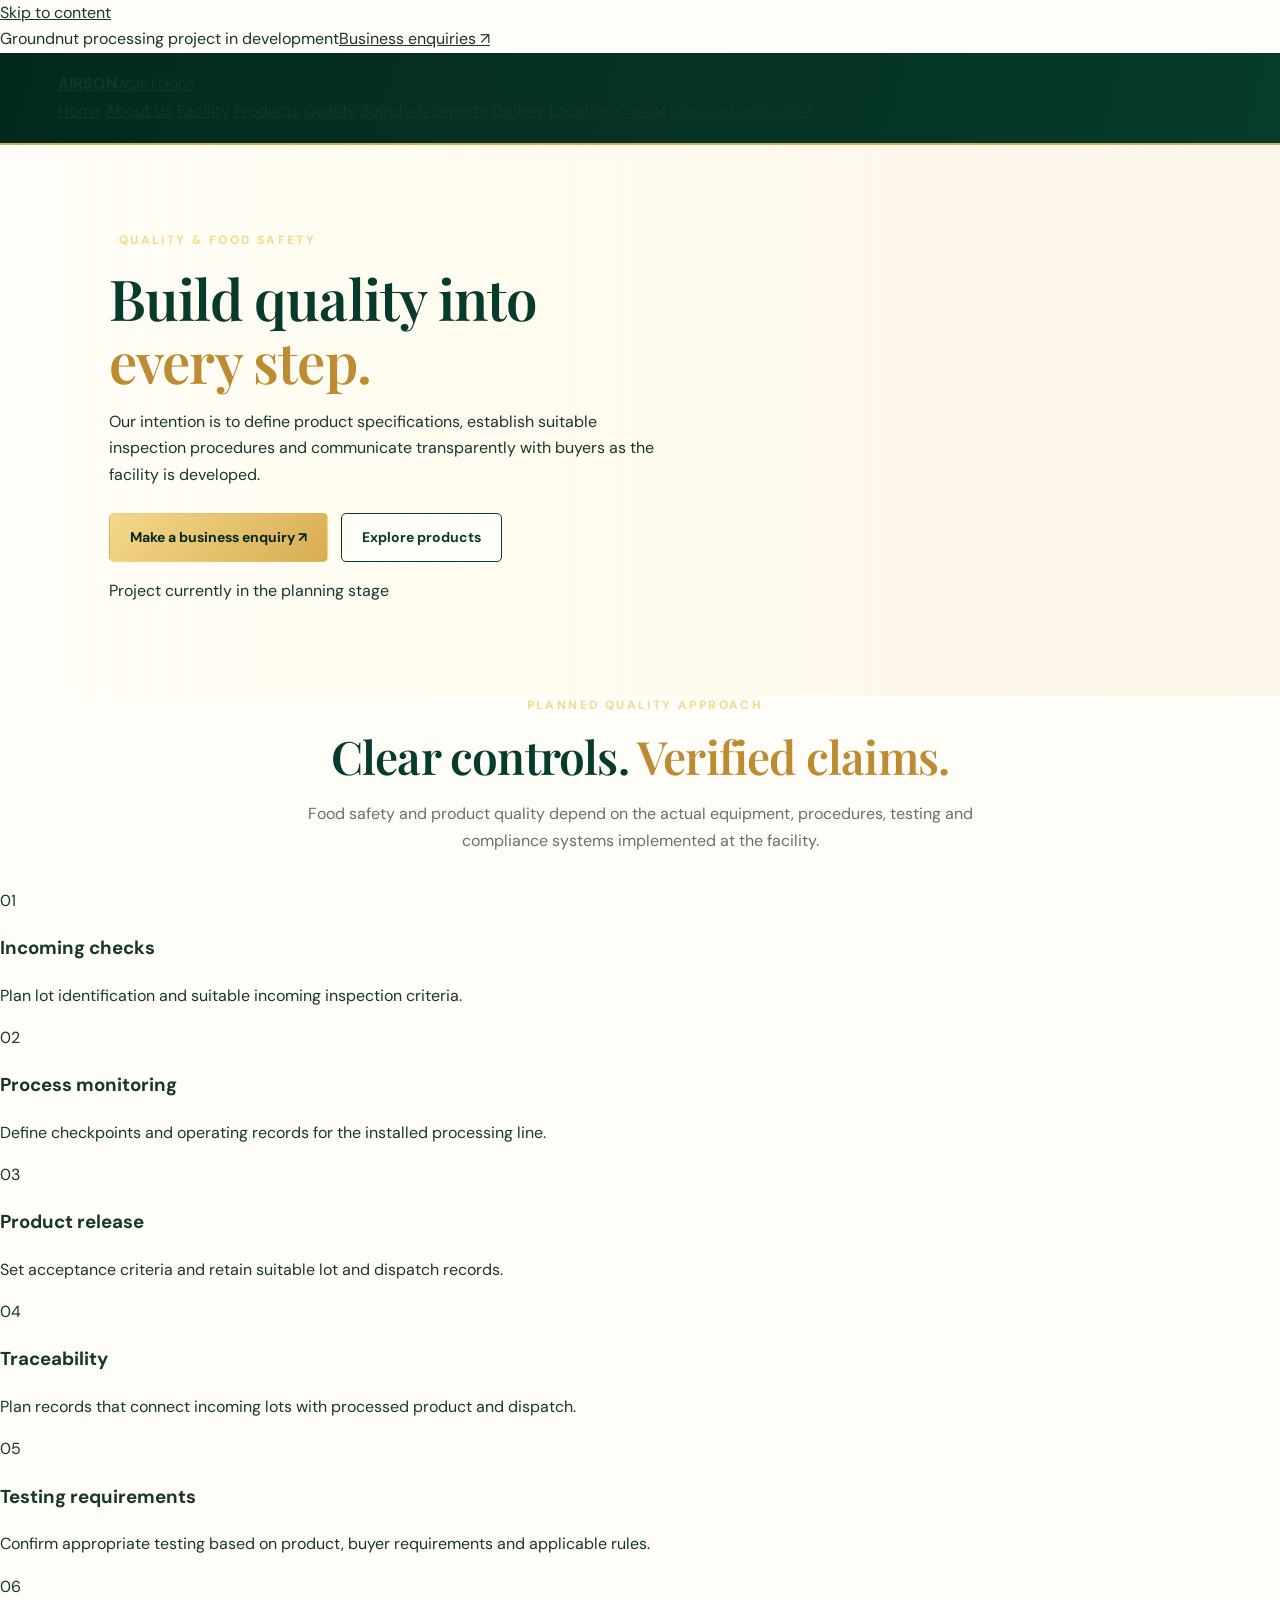
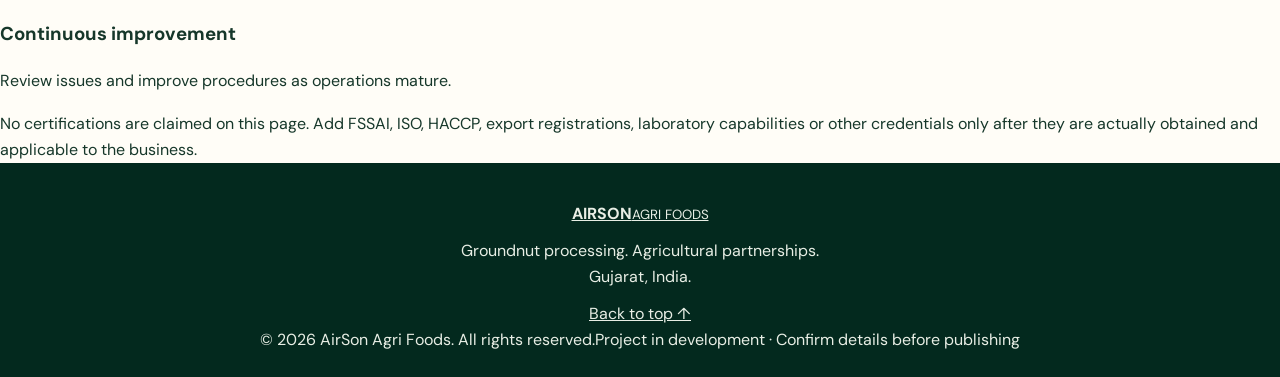
<file: quality.html>
<!doctype html>
<html lang="en"><head><meta charset="utf-8"><meta name="viewport" content="width=device-width, initial-scale=1">
<meta name="description" content="AirSon Agri Foods' planned approach to product specifications, inspection, traceability and food safety."><meta name="theme-color" content="#123b2b"><title>Quality & Food Safety | AirSon Agri Foods</title>
<link rel="preconnect" href="https://fonts.googleapis.com"><link rel="preconnect" href="https://fonts.gstatic.com" crossorigin>
<link href="https://fonts.googleapis.com/css2?family=DM+Sans:wght@400;500;600;700&family=Manrope:wght@400;500;600;700;800&display=swap" rel="stylesheet">
<link rel="stylesheet" href="css/style.css"><script src="js/script.js" defer></script></head>
<body><a class="skip-link" href="#main">Skip to content</a>
<div class="announcement"><div class="container announcement-inner"><span>Groundnut processing project in development</span><a href="contact.html">Business enquiries ↗</a></div></div>
<header class="site-header"><div class="container nav-wrap"><a class="brand" href="index.html" aria-label="AirSon Agri Foods home"><span class="brand-mark"><svg viewBox="0 0 48 48" aria-hidden="true"><path d="M24 4C14 12 9 20 12 29c2 6 7 10 12 12 5-2 10-6 12-12 3-9-2-17-12-25Z" fill="none" stroke="currentColor" stroke-width="2.4"/><path d="M24 37V15M24 26c-5 0-9-3-11-7M24 31c5 0 9-3 11-7" fill="none" stroke="currentColor" stroke-width="2.2" stroke-linecap="round"/></svg></span><span class="brand-copy"><strong>AIRSON</strong><small>AGRI FOODS</small></span></a>
<button class="menu-toggle" aria-label="Open navigation menu" aria-expanded="false" aria-controls="primary-nav"><span></span><span></span><span></span></button>
<nav class="primary-nav" id="primary-nav" aria-label="Main navigation"><a class="nav-link" href="index.html">Home</a>
<a class="nav-link" href="about.html">About Us</a>
<a class="nav-link" href="facility.html">Facility</a>
<a class="nav-link" href="products.html">Products</a>
<a class="nav-link active" href="quality.html">Quality</a>
<a class="nav-link" href="supply-exports.html">Supply & Exports</a>
<a class="nav-link" href="gallery.html">Gallery</a>
<a class="nav-link" href="location.html">Location</a>
<a class="nav-link" href="contact.html">Contact</a><a class="nav-cta" href="contact.html">Request a Quote ↗</a></nav></div></header>
<main id="main"><section class="hero"><div class="hero-image" style="background-image:url('https://images.unsplash.com/photo-1567892737950-30c4db37cd89?auto=format&fit=crop&w=1800&q=85')"></div><div class="hero-overlay"></div><div class="container hero-content"><p class="eyebrow light"><span class="eyebrow-line"></span>QUALITY & FOOD SAFETY</p><h1>Build quality into <em>every step.</em></h1><p class="hero-intro">Our intention is to define product specifications, establish suitable inspection procedures and communicate transparently with buyers as the facility is developed.</p><div class="hero-actions"><a class="button button-gold" href="contact.html">Make a business enquiry ↗</a><a class="button button-outline" href="products.html">Explore products</a></div><p class="hero-note"><span class="status-dot"></span>Project currently in the planning stage</p></div></section>
<section class="section"><div class="container"><div class="section-heading"><p class="eyebrow"><span class="eyebrow-line"></span> PLANNED QUALITY APPROACH</p><h2>Clear controls. <em>Verified claims.</em></h2><p>Food safety and product quality depend on the actual equipment, procedures, testing and compliance systems implemented at the facility.</p></div><div class="card-grid"><article class="card"><span class="card-number">01</span><h3>Incoming checks</h3><p>Plan lot identification and suitable incoming inspection criteria.</p></article><article class="card"><span class="card-number">02</span><h3>Process monitoring</h3><p>Define checkpoints and operating records for the installed processing line.</p></article><article class="card"><span class="card-number">03</span><h3>Product release</h3><p>Set acceptance criteria and retain suitable lot and dispatch records.</p></article><article class="card"><span class="card-number">04</span><h3>Traceability</h3><p>Plan records that connect incoming lots with processed product and dispatch.</p></article><article class="card"><span class="card-number">05</span><h3>Testing requirements</h3><p>Confirm appropriate testing based on product, buyer requirements and applicable rules.</p></article><article class="card"><span class="card-number">06</span><h3>Continuous improvement</h3><p>Review issues and improve procedures as operations mature.</p></article></div><div class="notice">No certifications are claimed on this page. Add FSSAI, ISO, HACCP, export registrations, laboratory capabilities or other credentials only after they are actually obtained and applicable to the business.</div></div></section></main>
<footer class="site-footer"><div class="container footer-main"><a class="brand brand-footer" href="index.html"><span class="brand-mark"><svg viewBox="0 0 48 48" aria-hidden="true"><path d="M24 4C14 12 9 20 12 29c2 6 7 10 12 12 5-2 10-6 12-12 3-9-2-17-12-25Z" fill="none" stroke="currentColor" stroke-width="2.4"/><path d="M24 37V15M24 26c-5 0-9-3-11-7M24 31c5 0 9-3 11-7" fill="none" stroke="currentColor" stroke-width="2.2" stroke-linecap="round"/></svg></span><span class="brand-copy"><strong>AIRSON</strong><small>AGRI FOODS</small></span></a><p>Groundnut processing. Agricultural partnerships.<br>Gujarat, India.</p><a class="back-top" href="#top">Back to top ↑</a></div><div class="container footer-bottom"><span>© <span id="year"></span> AirSon Agri Foods. All rights reserved.</span><span>Project in development · Confirm details before publishing</span></div></footer>
</body></html>
</file>
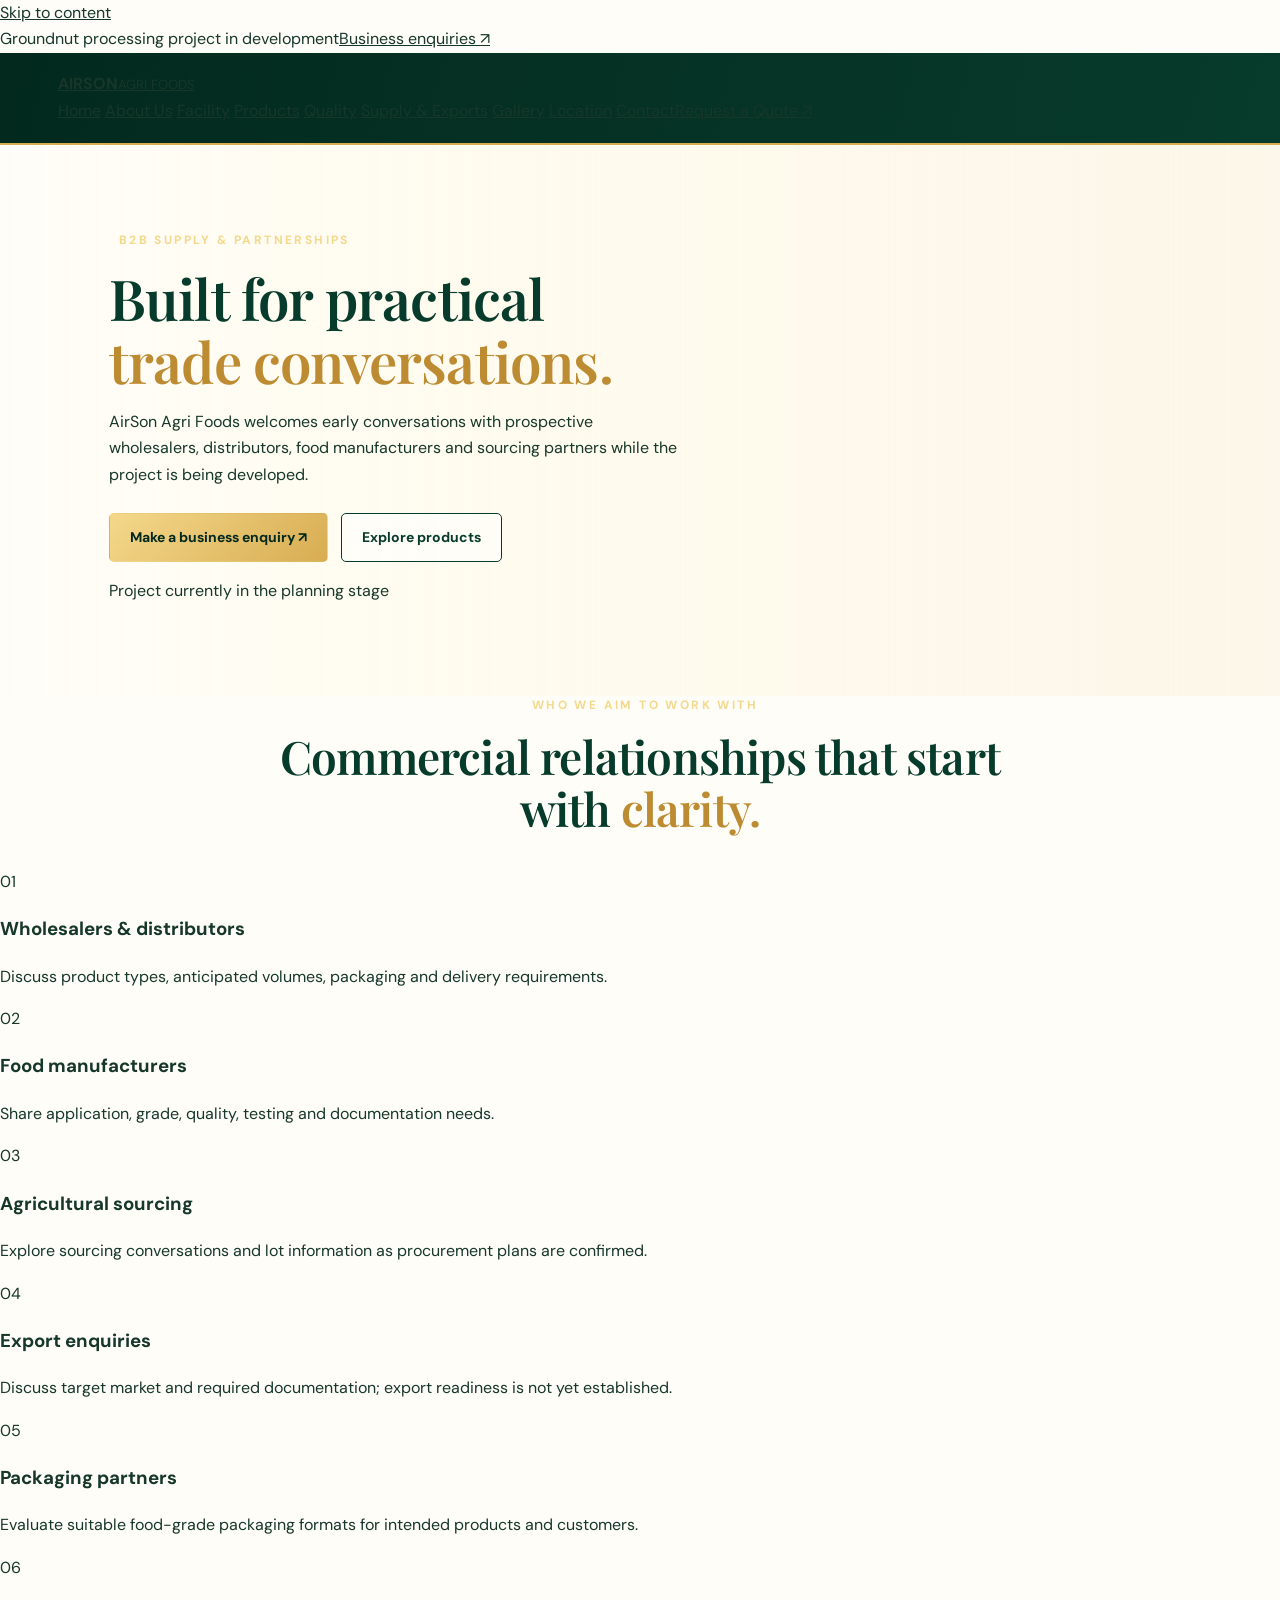
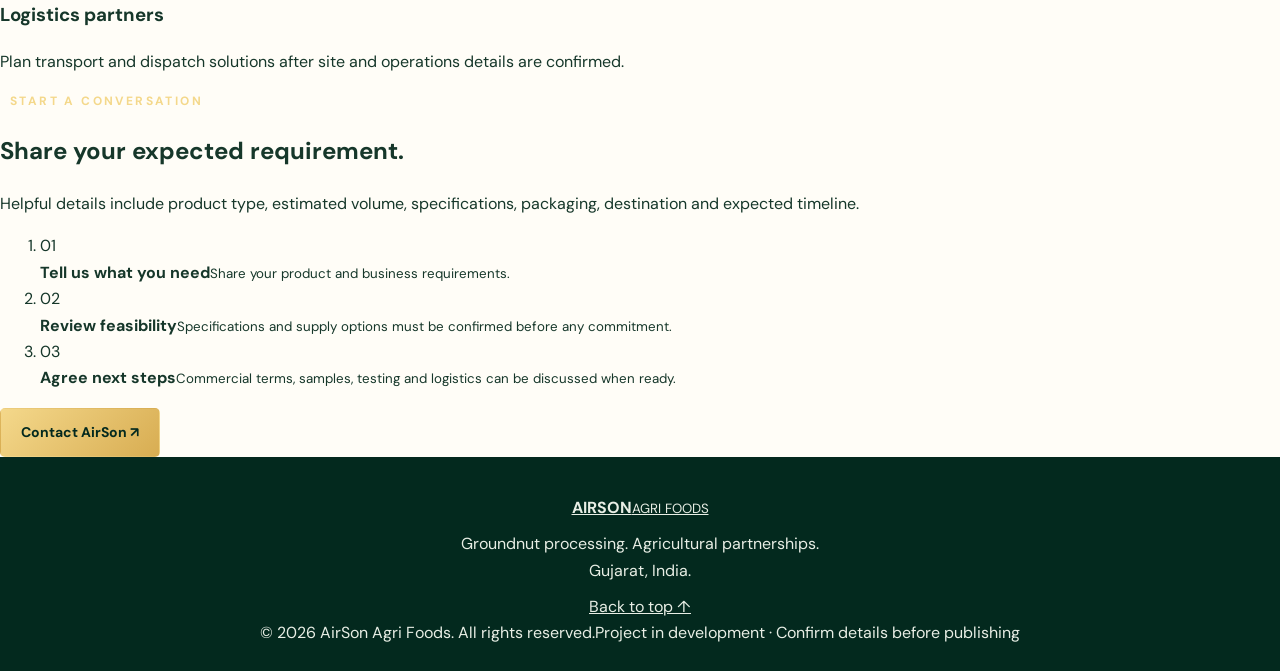
<file: supply-exports.html>
<!doctype html>
<html lang="en"><head><meta charset="utf-8"><meta name="viewport" content="width=device-width, initial-scale=1">
<meta name="description" content="Business enquiries for potential groundnut sourcing, wholesale, food manufacturing, distribution and export partnerships."><meta name="theme-color" content="#123b2b"><title>B2B Supply & Exports | AirSon Agri Foods</title>
<link rel="preconnect" href="https://fonts.googleapis.com"><link rel="preconnect" href="https://fonts.gstatic.com" crossorigin>
<link href="https://fonts.googleapis.com/css2?family=DM+Sans:wght@400;500;600;700&family=Manrope:wght@400;500;600;700;800&display=swap" rel="stylesheet">
<link rel="stylesheet" href="css/style.css"><script src="js/script.js" defer></script></head>
<body><a class="skip-link" href="#main">Skip to content</a>
<div class="announcement"><div class="container announcement-inner"><span>Groundnut processing project in development</span><a href="contact.html">Business enquiries ↗</a></div></div>
<header class="site-header"><div class="container nav-wrap"><a class="brand" href="index.html" aria-label="AirSon Agri Foods home"><span class="brand-mark"><svg viewBox="0 0 48 48" aria-hidden="true"><path d="M24 4C14 12 9 20 12 29c2 6 7 10 12 12 5-2 10-6 12-12 3-9-2-17-12-25Z" fill="none" stroke="currentColor" stroke-width="2.4"/><path d="M24 37V15M24 26c-5 0-9-3-11-7M24 31c5 0 9-3 11-7" fill="none" stroke="currentColor" stroke-width="2.2" stroke-linecap="round"/></svg></span><span class="brand-copy"><strong>AIRSON</strong><small>AGRI FOODS</small></span></a>
<button class="menu-toggle" aria-label="Open navigation menu" aria-expanded="false" aria-controls="primary-nav"><span></span><span></span><span></span></button>
<nav class="primary-nav" id="primary-nav" aria-label="Main navigation"><a class="nav-link" href="index.html">Home</a>
<a class="nav-link" href="about.html">About Us</a>
<a class="nav-link" href="facility.html">Facility</a>
<a class="nav-link" href="products.html">Products</a>
<a class="nav-link" href="quality.html">Quality</a>
<a class="nav-link active" href="supply-exports.html">Supply & Exports</a>
<a class="nav-link" href="gallery.html">Gallery</a>
<a class="nav-link" href="location.html">Location</a>
<a class="nav-link" href="contact.html">Contact</a><a class="nav-cta" href="contact.html">Request a Quote ↗</a></nav></div></header>
<main id="main"><section class="hero"><div class="hero-image" style="background-image:url('https://images.unsplash.com/photo-1567892737950-30c4db37cd89?auto=format&fit=crop&w=1800&q=85')"></div><div class="hero-overlay"></div><div class="container hero-content"><p class="eyebrow light"><span class="eyebrow-line"></span>B2B SUPPLY & PARTNERSHIPS</p><h1>Built for practical <em>trade conversations.</em></h1><p class="hero-intro">AirSon Agri Foods welcomes early conversations with prospective wholesalers, distributors, food manufacturers and sourcing partners while the project is being developed.</p><div class="hero-actions"><a class="button button-gold" href="contact.html">Make a business enquiry ↗</a><a class="button button-outline" href="products.html">Explore products</a></div><p class="hero-note"><span class="status-dot"></span>Project currently in the planning stage</p></div></section>
<section class="section"><div class="container"><div class="section-heading"><p class="eyebrow"><span class="eyebrow-line"></span> WHO WE AIM TO WORK WITH</p><h2>Commercial relationships that start with <em>clarity.</em></h2></div><div class="card-grid"><article class="card"><span class="card-number">01</span><h3>Wholesalers & distributors</h3><p>Discuss product types, anticipated volumes, packaging and delivery requirements.</p></article><article class="card"><span class="card-number">02</span><h3>Food manufacturers</h3><p>Share application, grade, quality, testing and documentation needs.</p></article><article class="card"><span class="card-number">03</span><h3>Agricultural sourcing</h3><p>Explore sourcing conversations and lot information as procurement plans are confirmed.</p></article><article class="card"><span class="card-number">04</span><h3>Export enquiries</h3><p>Discuss target market and required documentation; export readiness is not yet established.</p></article><article class="card"><span class="card-number">05</span><h3>Packaging partners</h3><p>Evaluate suitable food-grade packaging formats for intended products and customers.</p></article><article class="card"><span class="card-number">06</span><h3>Logistics partners</h3><p>Plan transport and dispatch solutions after site and operations details are confirmed.</p></article></div></div></section>
<section class="dark-section"><div class="container section two-col"><div><p class="eyebrow light"><span class="eyebrow-line"></span> START A CONVERSATION</p><h2>Share your expected requirement.</h2><p class="section-intro">Helpful details include product type, estimated volume, specifications, packaging, destination and expected timeline.</p></div><div><ol class="process-list"><li><span>01</span><div><strong>Tell us what you need</strong><small>Share your product and business requirements.</small></div></li><li><span>02</span><div><strong>Review feasibility</strong><small>Specifications and supply options must be confirmed before any commitment.</small></div></li><li><span>03</span><div><strong>Agree next steps</strong><small>Commercial terms, samples, testing and logistics can be discussed when ready.</small></div></li></ol><a class="button button-gold" href="contact.html">Contact AirSon ↗</a></div></div></section></main>
<footer class="site-footer"><div class="container footer-main"><a class="brand brand-footer" href="index.html"><span class="brand-mark"><svg viewBox="0 0 48 48" aria-hidden="true"><path d="M24 4C14 12 9 20 12 29c2 6 7 10 12 12 5-2 10-6 12-12 3-9-2-17-12-25Z" fill="none" stroke="currentColor" stroke-width="2.4"/><path d="M24 37V15M24 26c-5 0-9-3-11-7M24 31c5 0 9-3 11-7" fill="none" stroke="currentColor" stroke-width="2.2" stroke-linecap="round"/></svg></span><span class="brand-copy"><strong>AIRSON</strong><small>AGRI FOODS</small></span></a><p>Groundnut processing. Agricultural partnerships.<br>Gujarat, India.</p><a class="back-top" href="#top">Back to top ↑</a></div><div class="container footer-bottom"><span>© <span id="year"></span> AirSon Agri Foods. All rights reserved.</span><span>Project in development · Confirm details before publishing</span></div></footer>
</body></html>
</file>
<file: css/style.css>
@import url('https://fonts.googleapis.com/css2?family=DM+Sans:wght@400;500;600;700&family=Playfair+Display:wght@500;600;700&display=swap');

/* =========================================
   AIRSON AGRI FOODS — BRAND COLORS
========================================= */

:root {
  --green: #073b2b;
  --green-deep: #03291e;
  --green-mid: #15533b;

  --gold: #d8ad52;
  --gold-light: #f4d88b;

  --cream: #f7f3e8;
  --paper: #fffdf7;

  --ink: #16372a;
  --muted: #687168;
  --line: #e8ddc3;

  --shadow: 0 14px 40px rgba(22, 44, 31, 0.10);
}

/* =========================================
   GLOBAL STYLES
========================================= */

* {
  box-sizing: border-box;
}

html {
  scroll-behavior: smooth;
}

body {
  margin: 0;
  color: var(--ink);
  background: var(--paper);
  font-family: 'DM Sans', Arial, sans-serif;
  line-height: 1.65;
}

img {
  display: block;
  max-width: 100%;
}

a {
  color: inherit;
}

/* =========================================
   HEADER AND NAVIGATION
========================================= */

.site-header {
  position: relative;
  z-index: 20;

  display: flex;
  align-items: center;
  justify-content: space-between;
  gap: 28px;

  min-height: 92px;
  padding: 10px clamp(18px, 4.5vw, 72px);

  background: linear-gradient(
    105deg,
    var(--green-deep),
    var(--green)
  );

  border-bottom: 2px solid var(--gold);
}

.brand {
  flex: 0 0 auto;
  display: inline-flex;
  align-items: center;
}

.brand-logo {
  width: 95px;
  height: 58px;
  object-fit: contain;
  object-position: left center;
}

.main-nav {
  display: flex;
  align-items: center;
  justify-content: flex-end;
  gap: clamp(10px, 1.5vw, 24px);
}

.main-nav a {
  color: #f9f5e9;
  font-size: 13px;
  font-weight: 600;
  text-decoration: none;
  white-space: nowrap;
  transition: color 0.2s ease;
}

.main-nav a:hover,
.main-nav a.active {
  color: var(--gold-light);
}

.main-nav a.active {
  border-bottom: 2px solid var(--gold);
  padding-bottom: 8px;
}

.main-nav .nav-quote {
  padding: 11px 15px;
  color: var(--green-deep);
  background: linear-gradient(
    135deg,
    var(--gold-light),
    var(--gold)
  );
  border-radius: 5px;
}

.menu-toggle {
  display: none;
}

/* =========================================
   HERO SECTION
========================================= */

.hero {
  position: relative;
  isolation: isolate;

  display: grid;
  grid-template-columns: minmax(0, 1.1fr) minmax(280px, 0.9fr);
  align-items: center;
  gap: 28px;

  min-height: 530px;
  padding: 58px clamp(24px, 8.5vw, 135px) 76px;

  overflow: hidden;

  background:
    linear-gradient(
      90deg,
      rgba(255, 253, 247, 0.96) 0%,
      rgba(255, 250, 236, 0.88) 46%,
      rgba(247, 239, 215, 0.45) 100%
    ),
    url('https://images.unsplash.com/photo-1500382017468-9049fed747ef?auto=format&fit=crop&w=1800&q=85')
    center / cover;
}

.hero-copy {
  position: relative;
  z-index: 2;
  max-width: 720px;
}

.eyebrow {
  margin: 0 0 15px;
  color: var(--gold-light);
  font-size: 12px;
  font-weight: 700;
  letter-spacing: 2.4px;
  text-transform: uppercase;
}

.eyebrow span {
  padding: 0 5px;
}

.eyebrow-dark {
  color: #9b742d;
}

.hero h1,
.section-heading h2,
.quality-band h2,
.contact-band h2 {
  margin: 0;
  font-family: 'Playfair Display', Georgia, serif;
  font-weight: 600;
  letter-spacing: -0.8px;
  line-height: 1.13;
}

.hero h1 {
  max-width: 750px;
  color: var(--green);
  font-size: clamp(38px, 4.4vw, 65px);
}

.hero h1 em,
.section-heading h2 em,
.quality-band h2 em {
  color: #bd8b31;
  font-style: normal;
}

.hero-description {
  max-width: 630px;
  margin: 20px 0 0;
  color: #30463a;
  font-size: 16px;
}

.hero-actions {
  display: flex;
  flex-wrap: wrap;
  gap: 13px;
  margin-top: 25px;
}

.button {
  display: inline-flex;
  align-items: center;
  justify-content: center;
  gap: 12px;

  min-height: 48px;
  padding: 12px 20px;

  border: 1px solid transparent;
  border-radius: 5px;

  font-size: 14px;
  font-weight: 700;
  text-decoration: none;

  transition:
    transform 0.2s ease,
    box-shadow 0.2s ease;
}

.button:hover {
  transform: translateY(-2px);
  box-shadow: var(--shadow);
}

.button-gold {
  color: var(--green-deep);
  background: linear-gradient(
    135deg,
    var(--gold-light),
    var(--gold)
  );
}

.button-outline {
  color: var(--green);
  border-color: var(--green);
  background: rgba(255, 255, 255, 0.45);
}

.button-green {
  color: #ffffff;
  background: var(--green);
}

.stage-note {
  margin: 17px 0 0;
  color: #6d725f;
  font-size: 11px;
  letter-spacing: 0.4px;
}

/* =========================================
   HERO LOGO AND PEANUT IMAGE
========================================= */

.hero-art {
  position: relative;
  z-index: 1;

  display: flex;
  align-items: center;
  justify-content: center;

  min-height: 360px;
}

.hero-logo-wrap {
  position: relative;
  z-index: 2;

  width: min(330px, 78%);

  filter: drop-shadow(
    0 8px 14px rgba(60, 42, 12, 0.12)
  );
}

.hero-logo {
  width: 100%;
  max-height: 390px;
  object-fit: contain;
}

.peanut-bowl {
  position: absolute;
  right: -25%;
  bottom: -30px;

  width: 58%;
  opacity: 0.88;

  transform: rotate(-4deg);
}

.peanut-bowl img {
  width: 100%;
  height: 155px;
  object-fit: cover;

  border-radius: 48% 48% 8px 8px;

  mix-blend-mode: multiply;
}

/* =========================================
   BUSINESS VALUES STRIP
========================================= */

.trust-strip {
  position: relative;
  z-index: 3;

  display: flex;
  align-items: center;
  justify-content: center;
  flex-wrap: wrap;
  gap: 0;

  margin-top: -1px;
  padding: 20px 5%;

  color: #fff9e9;
  background: var(--green);

  border-top: 2px solid var(--gold);
  border-bottom: 2px solid var(--gold);
}

.trust-item {
  display: flex;
  align-items: center;
  gap: 12px;

  padding: 5px clamp(14px, 3vw, 40px);

  border-right: 1px solid rgba(244, 216, 139, 0.35);

  font-size: 13px;
  line-height: 1.3;
}

.trust-item:last-child {
  border-right: 0;
}

.trust-icon {
  display: grid;
  place-items: center;

  width: 42px;
  height: 42px;

  border: 1px solid var(--gold);
  border-radius: 50%;

  color: var(--gold-light);
  font-size: 23px;
}

/* =========================================
   INTRODUCTION AND FEATURE CARDS
========================================= */

.section-wrap {
  padding: 82px clamp(22px, 6vw, 96px);
}

.section-heading {
  max-width: 780px;
  margin: 0 auto 34px;
  text-align: center;
}

.section-heading h2,
.quality-band h2,
.contact-band h2 {
  color: var(--green);
  font-size: clamp(31px, 3.8vw, 46px);
}

.section-heading > p:last-child {
  max-width: 700px;
  margin: 18px auto 0;
  color: var(--muted);
}

.feature-grid {
  display: grid;
  grid-template-columns: repeat(3, minmax(0, 1fr));
  gap: 22px;
}

.feature-card {
  display: grid;
  grid-template-columns: minmax(100px, 0.8fr) minmax(0, 1.2fr);

  overflow: hidden;
  min-height: 225px;

  border: 1px solid var(--line);
  border-radius: 10px;

  background: #fffdf7;

  box-shadow: 0 6px 20px rgba(45, 49, 28, 0.04);
}

.feature-card > img {
  width: 100%;
  height: 100%;
  min-height: 225px;
  object-fit: cover;
}

.feature-body {
  align-self: center;
  padding: 20px 18px;
}

.card-kicker {
  margin: 0 0 8px;
  color: #9b742d;
  font-size: 10px;
  font-weight: 700;
  letter-spacing: 1.5px;
}

.feature-body h3 {
  margin: 0 0 8px;
  color: var(--green);
  font-family: 'Playfair Display', Georgia, serif;
  font-size: 22px;
  line-height: 1.2;
}

.feature-body p:not(.card-kicker) {
  margin: 0 0 12px;
  color: var(--muted);
  font-size: 12px;
  line-height: 1.55;
}

.feature-body a {
  color: var(--green);
  font-size: 12px;
  font-weight: 700;
  text-underline-offset: 4px;
}

/* =========================================
   QUALITY BAND
========================================= */

.quality-band {
  padding: 58px clamp(22px, 7vw, 110px);

  color: #ffffff;

  background: linear-gradient(
    110deg,
    var(--green-deep),
    var(--green-mid)
  );
}

.quality-band-inner {
  display: grid;
  grid-template-columns: 1.1fr 1fr auto;
  align-items: center;
  gap: 36px;

  max-width: 1250px;
  margin: auto;
}

.quality-band h2 {
  color: #ffffff;
  font-size: clamp(28px, 3.3vw, 40px);
}

.quality-band-inner > p {
  max-width: 420px;
  margin: 0;
  color: #e3e8dd;
  font-size: 14px;
}

/* =========================================
   CONTACT SECTION
========================================= */

.contact-band {
  padding: 75px 22px;
  background: var(--cream);
  text-align: center;
}

.contact-band h2 {
  margin-bottom: 12px;
}

.contact-band > p:not(.eyebrow) {
  max-width: 640px;
  margin: 0 auto 24px;
  color: var(--muted);
}

/* =========================================
   FOOTER
========================================= */

.site-footer {
  padding: 38px 22px 24px;

  color: #e8eee5;
  background: var(--green-deep);

  text-align: center;
}

.footer-brand {
  display: inline-flex;
  flex-direction: column;

  color: var(--gold-light);

  font-family: 'Playfair Display', Georgia, serif;
  font-size: 28px;

  text-decoration: none;
  line-height: 1.1;
}

.footer-brand span {
  font-family: 'DM Sans', Arial, sans-serif;
  font-size: 10px;
  letter-spacing: 5px;
}

.site-footer p {
  margin: 10px 0;
}

.footer-small,
.copyright {
  color: #b9c8bc;
  font-size: 12px;
}

.footer-links {
  display: flex;
  justify-content: center;
  flex-wrap: wrap;
  gap: 18px;
  margin: 18px 0;
}

.footer-links a {
  color: var(--gold-light);
  font-size: 12px;
  text-decoration: none;
}

/* =========================================
   TABLET RESPONSIVENESS
========================================= */

@media (max-width: 1180px) {

  .site-header {
    gap: 16px;
    padding-inline: 22px;
  }

  .brand-logo {
    width: 120px;
  }

  .main-nav {
    gap: 12px;
  }

  .main-nav a {
    font-size: 12px;
  }

  .feature-card {
    grid-template-columns: 1fr;
  }

  .feature-card > img {
    height: 145px;
    min-height: 145px;
  }

  .quality-band-inner {
    grid-template-columns: 1fr 1fr;
  }

  .quality-band-inner .button {
    grid-column: 1 / -1;
    justify-self: start;
  }
}

/* =========================================
   MOBILE NAVIGATION AND LAYOUT
========================================= */

@media (max-width: 850px) {

  .site-header {
    min-height: 78px;
    flex-wrap: wrap;
  }

  .brand-logo {
    width: 125px;
    height: 58px;
  }

  .menu-toggle {
    display: flex;
    flex-direction: column;
    justify-content: center;
    gap: 5px;

    width: 44px;
    height: 42px;

    margin-left: auto;
    padding: 9px;

    border: 1px solid rgba(244, 216, 139, 0.55);
    border-radius: 4px;

    background: transparent;
    cursor: pointer;
  }

  .menu-toggle span {
    display: block;
    width: 100%;
    height: 2px;
    background: var(--gold-light);
  }

  .main-nav {
    display: none;
    flex: 1 0 100%;
    align-items: stretch;
    flex-direction: column;
    gap: 0;
    padding: 8px 0 12px;
  }

  .main-nav.is-open {
    display: flex;
  }

  .main-nav a {
    padding: 10px 4px;
    font-size: 14px;
  }

  .main-nav a.active {
    border-bottom: 0;
  }

  .main-nav .nav-quote {
    align-self: flex-start;
    margin-top: 8px;
    padding: 10px 15px;
  }

  .hero {
    grid-template-columns: 1fr;
    padding: 55px 7% 40px;
  }

  .hero-copy {
    max-width: 700px;
  }

  .hero-art {
    min-height: 240px;
  }

  .hero-logo-wrap {
    width: min(230px, 58%);
  }

  .hero-logo {
    max-height: 260px;
  }

  .peanut-bowl {
    right: 0;
    bottom: 0;
    width: 35%;
  }

  .peanut-bowl img {
    height: 100px;
  }

  .trust-strip {
    justify-content: flex-start;
  }

  .trust-item {
    flex: 1 1 40%;
    border-right: 0;
  }

  .feature-grid {
    grid-template-columns: 1fr;
  }

  .feature-card {
    grid-template-columns: minmax(110px, 0.7fr) minmax(0, 1.3fr);
  }

  .feature-card > img {
    height: 100%;
    min-height: 210px;
  }
}

/* =========================================
   SMALL MOBILE SCREENS
========================================= */

@media (max-width: 520px) {

  .hero {
    padding: 43px 6% 30px;
  }

  .hero h1 {
    font-size: clamp(35px, 10vw, 48px);
  }

  .hero-description {
    font-size: 14px;
  }

  .hero-actions {
    align-items: stretch;
    flex-direction: column;
  }

  .hero-actions .button {
    width: 100%;
  }

  .hero-art {
    min-height: 210px;
  }

  .hero-logo-wrap {
    width: 190px;
  }

  .peanut-bowl {
    right: -12px;
    width: 36%;
  }

  .trust-item {
    flex-basis: 50%;
    padding: 10px 6px;
    font-size: 11px;
  }

  .trust-icon {
    width: 35px;
    height: 35px;
    font-size: 18px;
  }

  .section-wrap {
    padding: 55px 6%;
  }

  .feature-card {
    grid-template-columns: 1fr;
  }

  .feature-card > img {
    height: 175px;
    min-height: 175px;
  }

  .feature-body {
    padding: 20px;
  }

  .quality-band {
    padding: 48px 6%;
  }

  .quality-band-inner {
    grid-template-columns: 1fr;
    gap: 18px;
  }

  .quality-band-inner .button {
    grid-column: auto;
    justify-self: stretch;
  }

  .contact-band {
    padding: 55px 6%;
  }
}
.hero-art {
  min-height: 280px;
  display: flex;
  align-items: center;
  justify-content: center;
}

.hero-decoration {
  text-align: center;
  color: var(--green);
}

.decoration-leaf {
  display: block;
  color: #bd8b31;
  font-size: 100px;
  line-height: 1.1;
}

.hero-decoration p {
  margin: 8px 0;
  font-family: 'Playfair Display', Georgia, serif;
  font-size: clamp(22px, 3vw, 34px);
}

.decoration-line {
  display: block;
  width: 100px;
  height: 2px;
  margin: 14px auto;
  background: var(--gold);
}

.hero-decoration .decoration-subtitle {
  font-size: 16px;
  letter-spacing: 3px;
  text-transform: uppercase;
}

@media (max-width: 850px) {
  .hero-art {
    min-height: 170px;
  }

  .decoration-leaf {
    font-size: 65px;
  }
}
/* Fix AirSon logo sizing */

.site-header .brand-logo {
  display: block;
  width: 120px;
  height: 68px;
  object-fit: contain;
  object-position: left center;
}


.hero-logo,
.hero-logo-wrap {
  display: none !important;
}

@media (max-width: 600px) {
  .site-header .brand-logo {
    width: 105px;
    height: 60px;
  }
}

/* Final header logo size override */

.site-header .brand-logo {
  display: block;
  width: 140px !important;
  height: 76px !important;
  max-width: none;
  object-fit: contain;
  object-position: left center;
}

@media (max-width: 600px) {
  .site-header .brand-logo {
    width: 120px !important;
    height: 64px !important;
  }
}
</file>
